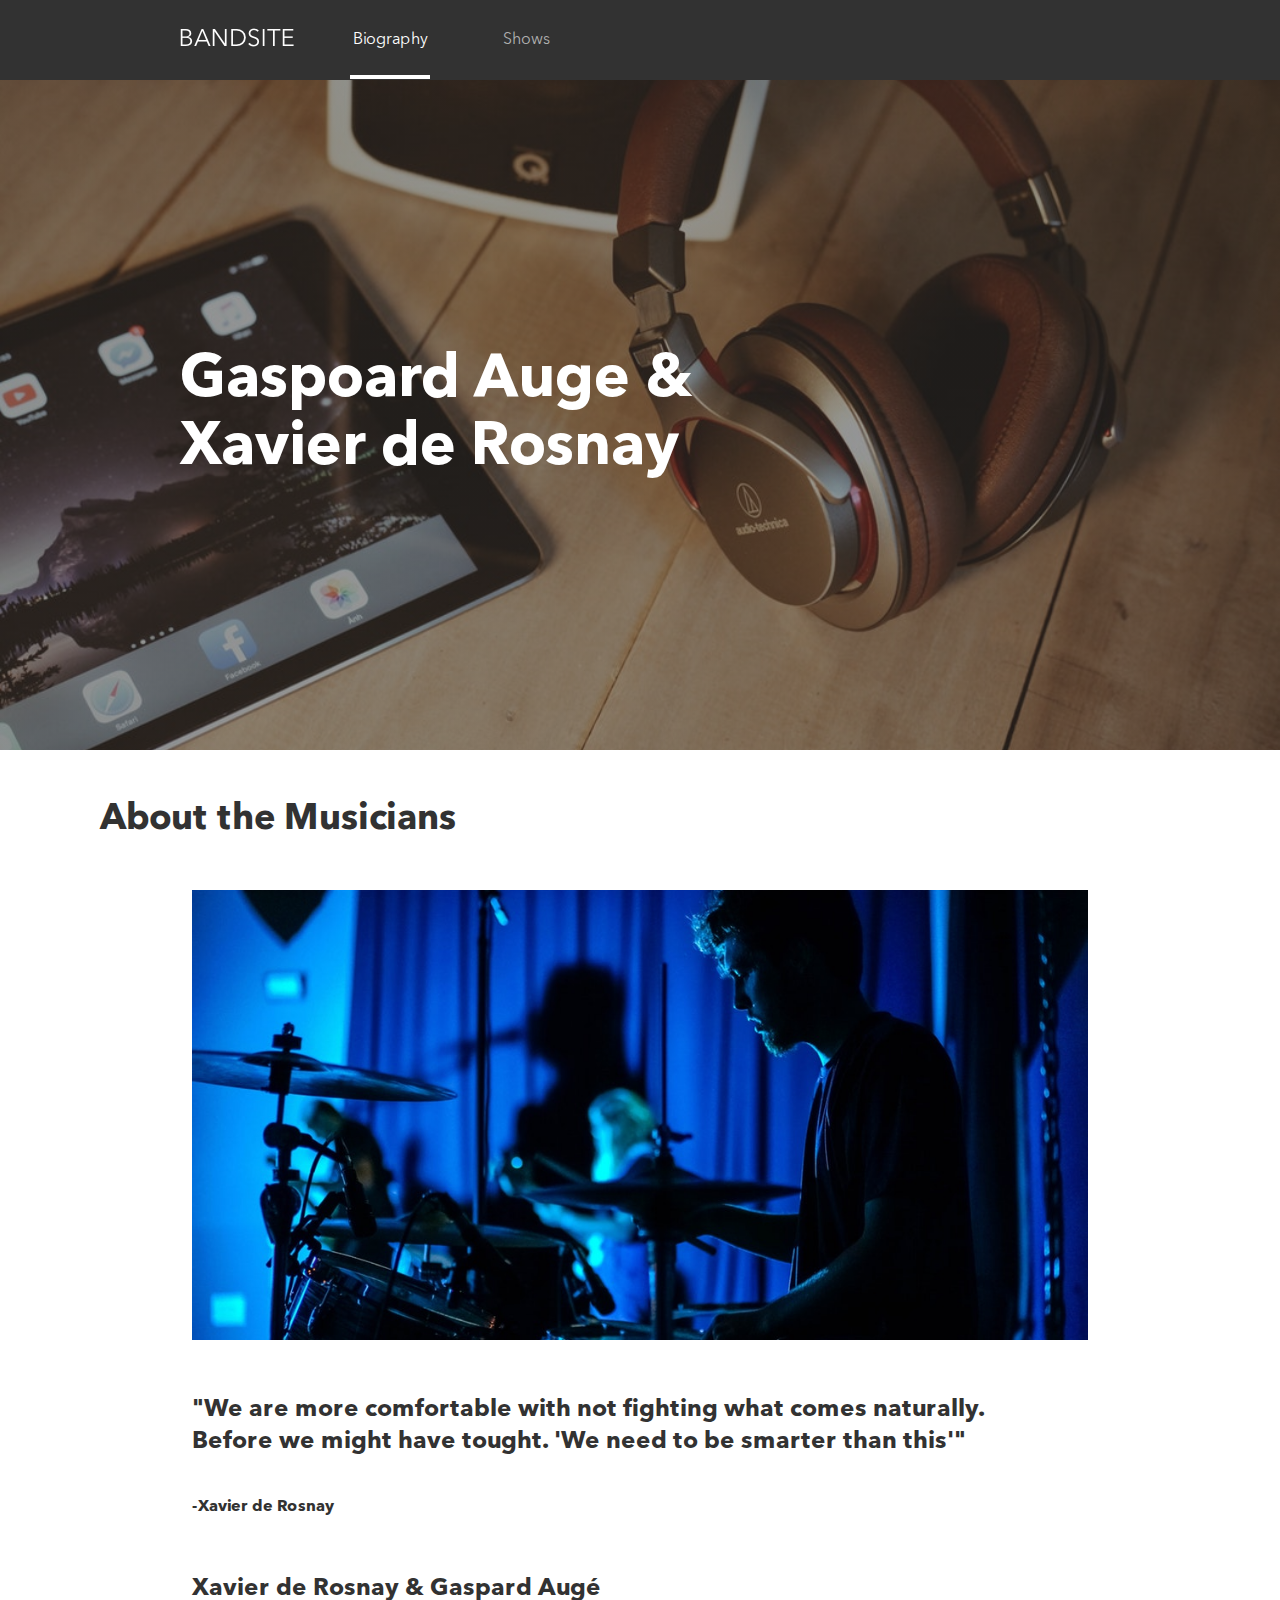
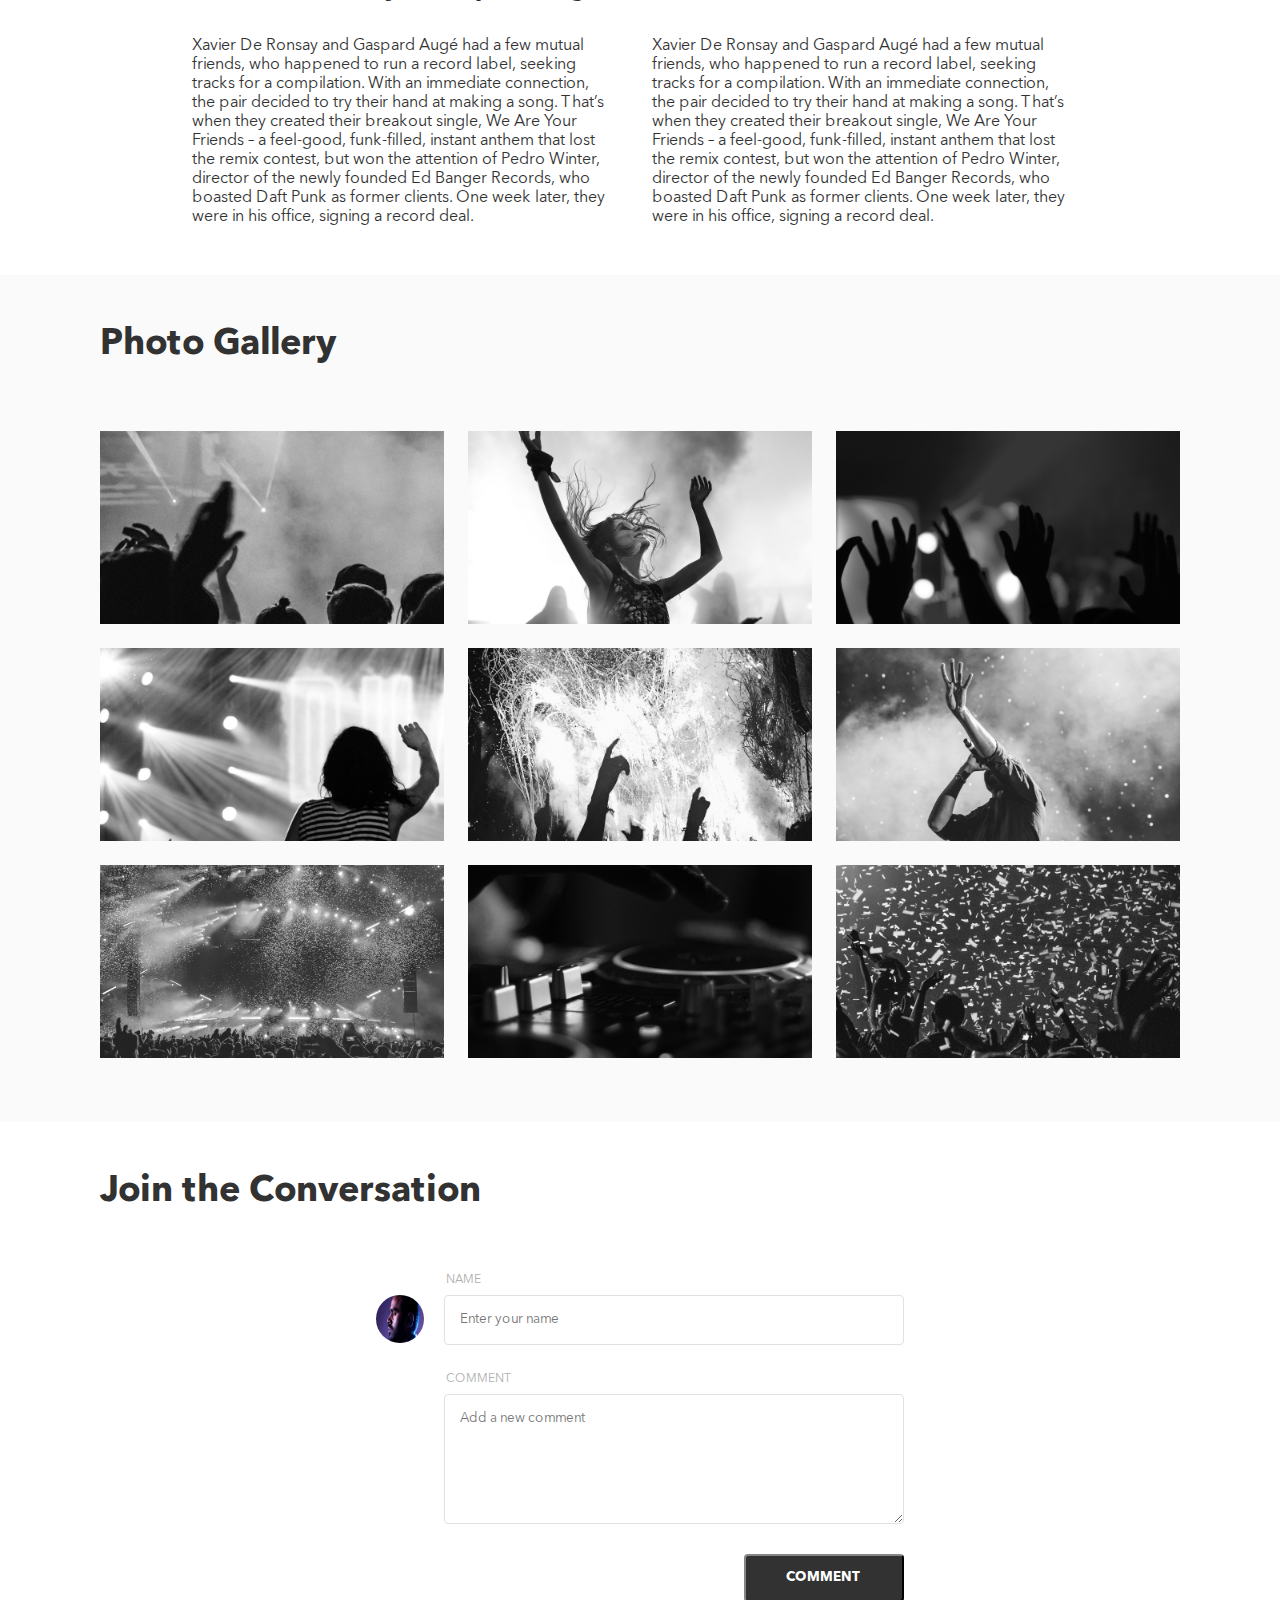
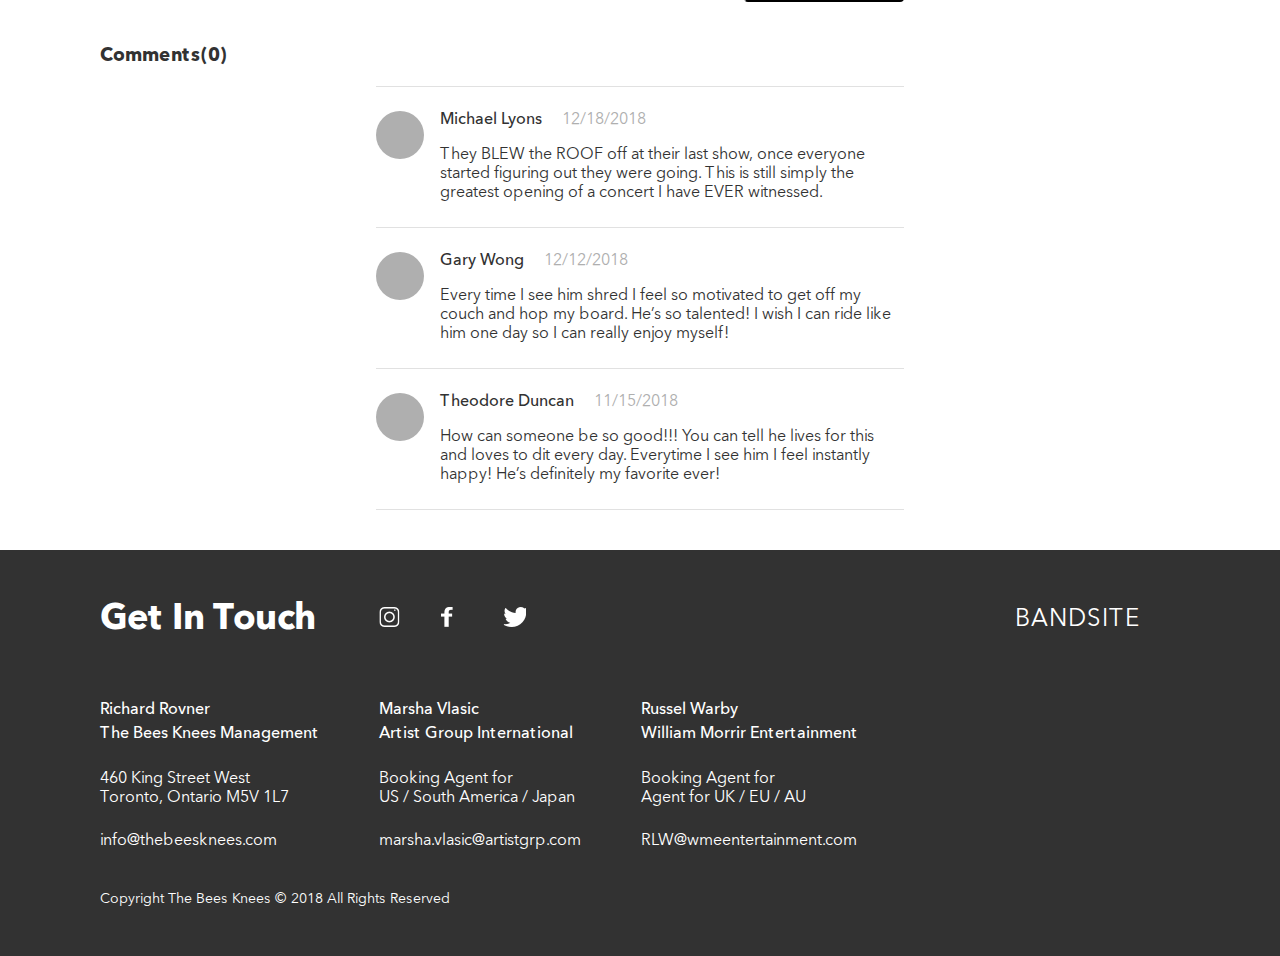
<file: index.html>
<!DOCTYPE html>
<html lang="en">

<head>
  <meta charset="UTF-8">
  <meta name="viewport" content="width=device-width, initial-scale=1.0">
  <meta http-equiv="X-UA-Compatible" content="ie=edge">
  <title>Band Site | Biography</title>
  <link rel="stylesheet" href="./assets/Global_Font/font-main/stylesheet.css">
  <link rel="stylesheet" href="css/styles.css">
</head>

<body>
  <header class="header">
    <div class="header__top">
      <a href="index.html" class="header__top--logo">
        <img src="./assets/Logo/Logo-bandsite.png" alt="The Band Site">
      </a>
      <nav>
        <ul class="header__top--navList">
          <li><a href="index.html" class="active">Biography</a></li>
          <li><a href="./web-pages/show.html">Shows</a></li>
        </ul>
      </nav>
    </div>
    <div class="header__bottom">
      <h1 class="header__bottom--heading">Gaspoard Auge & Xavier de Rosnay</h1>
    </div>
  </header>
  <section class="music">
    <div class="music__top">
      <h1 class="music__top--header1">About the Musicians</h1>
      <img src="./assets/Images/musician.jpg" alt="Musician" class="music__top--image">
      <h2 class="music__top--header2">
        "We are more comfortable with not fighting what comes naturally. Before we might have tought. 'We need to be
        smarter than this'"
      </h2>
      <p class="music__top--musician">-Xavier de Rosnay</p>
      <h2 class="music__top--bottomHeader2">Xavier de Rosnay & Gaspard Augé</h2>
    </div>
    <div class="music__bottom">
      <div class="music__bottom--left">
        <p>
          Xavier De Ronsay and Gaspard Augé had a few mutual friends,
          who happened to run a record label, seeking tracks for a
          compilation. With an immediate connection, the pair decided to
          try their hand at making a song. That’s when they created their
          breakout single, We Are Your Friends – a feel-good, funk-filled,
          instant anthem that lost the remix contest, but won the attention
          of Pedro Winter, director of the newly founded Ed Banger
          Records, who boasted Daft Punk as former clients. One week
          later, they were in his office, signing a record deal.
        </p>
      </div>
      <div class="music__bottom--right">
        <p>
          Xavier De Ronsay and Gaspard Augé had a few mutual friends,
          who happened to run a record label, seeking tracks for a
          compilation. With an immediate connection, the pair decided to
          try their hand at making a song. That’s when they created their
          breakout single, We Are Your Friends – a feel-good, funk-filled,
          instant anthem that lost the remix contest, but won the attention
          of Pedro Winter, director of the newly founded Ed Banger
          Records, who boasted Daft Punk as former clients. One week
          later, they were in his office, signing a record deal.
        </p>
      </div>
    </div>
  </section>
  <section class="photoGallery">
    <div class="photoGallery__box">
      <h1 class="photoGallery__box--header">Photo Gallery</h1>
      <div class="photoGallery__box--images">
        <figure>
          <img src="./assets/Images/Photo-gallery-1.jpg" alt="music-photo">
        </figure>
        <figure>
          <img src="./assets/Images/Photo-gallery-2.jpg" alt="music-photo">
        </figure>
        <figure>
          <img src="./assets/Images/Photo-gallery-3.jpg" alt="music-photo">
        </figure>
        <figure>
          <img src="./assets/Images/Photo-gallery-4.jpg" alt="music-photo">
        </figure>
        <figure>
          <img src="./assets/Images/Photo-gallery-5.jpg" alt="music-photo">
        </figure>
        <figure>
          <img src="./assets/Images/Photo-gallery-6.jpg" alt="music-photo">
        </figure>
        <figure>
          <img src="./assets/Images/Photo-gallery-7.jpg" alt="music-photo">
        </figure>
        <figure>
          <img src="./assets/Images/Photo-gallery-8.jpg" alt="music-photo">
        </figure>
        <figure>
          <img src="./assets/Images/Photo-gallery-9.jpg" alt="music-photo">
        </figure>
      </div>
    </div>
  </section>

  <section class="comment">
    <h1 class="comment__header">Join the Conversation</h1>
    <div class="comment__alert"></div>
    <form class="comment__form">
      <label for="name">NAME</label>
      <div class="comment__form--name">
        <img src="./assets/Images/Mohan-muruge.jpg" alt="Mohan-muruge">
        <input type="text" placeholder="Enter your name" id="name" name="name">
      </div>
      <label for="comment-field">COMMENT</label>
      <div class="comment__form--text">
        <textarea id="comment-field" cols="30" rows="10" placeholder="Add a new comment" name="comment-text"></textarea>
      </div>
      <button class="comment__form--btn">COMMENT</button>
    </form>
    <h3 class="comment__length">Comments(<span>0</span>)</h3>
    <div class="comment__mainContent">
      <div class="comment__content">
        <div class="comment__content--left">
          <span class="comment__content--imageSpan"></span>
        </div>
        <div class="comment__content--right">
          <span class="comment__content--name">Michael Lyons</span>
          <span class="comment__content--date">12/18/2018</span>
          <p class="comment__content--text">They BLEW the ROOF off at their last show, once everyone started
            figuring out they were going. This is still simply the greatest opening of a
            concert I have EVER witnessed.</p>
        </div>
      </div>
      <div class="comment__content">
        <div class="comment__content--left">
          <span class="comment__content--imageSpan"></span>
        </div>
        <div class="comment__content--right">
          <span class="comment__content--name">Gary Wong</span>
          <span class="comment__content--date">12/12/2018</span>
          <p class="comment__content--text">Every time I see him shred I feel so motivated to get off my couch and hop
            my
            board. He’s so talented! I wish I can ride like him one day so I can
            really enjoy myself!</p>
        </div>
      </div>
      <div class="comment__content">
        <div class="comment__content--left">
          <span class="comment__content--imageSpan"></span>
        </div>
        <div class="comment__content--right">
          <span class="comment__content--name">Theodore Duncan</span>
          <span class="comment__content--date">11/15/2018</span>
          <p class="comment__content--text">How can someone be so good!!! You can tell he lives for this and loves to
            dit
            every day. Everytime I see him I feel instantly happy! He’s definitely
            my favorite ever!</p>
        </div>
      </div>
    </div>
  </section>

  <footer>
    <div class="footer">
      <div class="footer__row1">
        <h1 class="footer__row1--header">Get In Touch</h1>
        <div class="footer__row1--icons">
          <i></i>
          <i></i>
          <i></i>
        </div>
        <div class="footer__row1--brand">Bandsite</div>
      </div>
      <div class="footer__row2">
        <div class="footer__row2--left">
          <h3>Richard Rovner</h3>
          <h3>The Bees Knees Management</h3>
          <p>460 King Street West</p>
          <p>Toronto, Ontario M5V 1L7</p>
          <a href="mailto: info@thebeesknees.com">info@thebeesknees.com</a>
        </div>
        <div class="footer__row2--middle">
          <h3>Marsha Vlasic</h3>
          <h3>Artist Group International</h3>
          <p>Booking Agent for</p>
          <p>US / South America / Japan</p>
          <a href="mailto: marsha.vlasic@artistgrp.com">marsha.vlasic@artistgrp.com</a>
        </div>
        <div class="footer__row2--right">
          <h3>Russel Warby</h3>
          <h3>William Morrir Entertainment</h3>
          <p>Booking Agent for</p>
          <p>Agent for UK / EU / AU</p>
          <a href="mailto: RLW@wmeentertainment.com">RLW@wmeentertainment.com</a>
        </div>
      </div>
      <div class="footer__row3">
        <p>Copyright The Bees Knees &copy; 2018 All Rights Reserved</p>
      </div>
    </div>
  </footer>
  <script src="./js/script.js"></script>
</body>

</html>
</file>
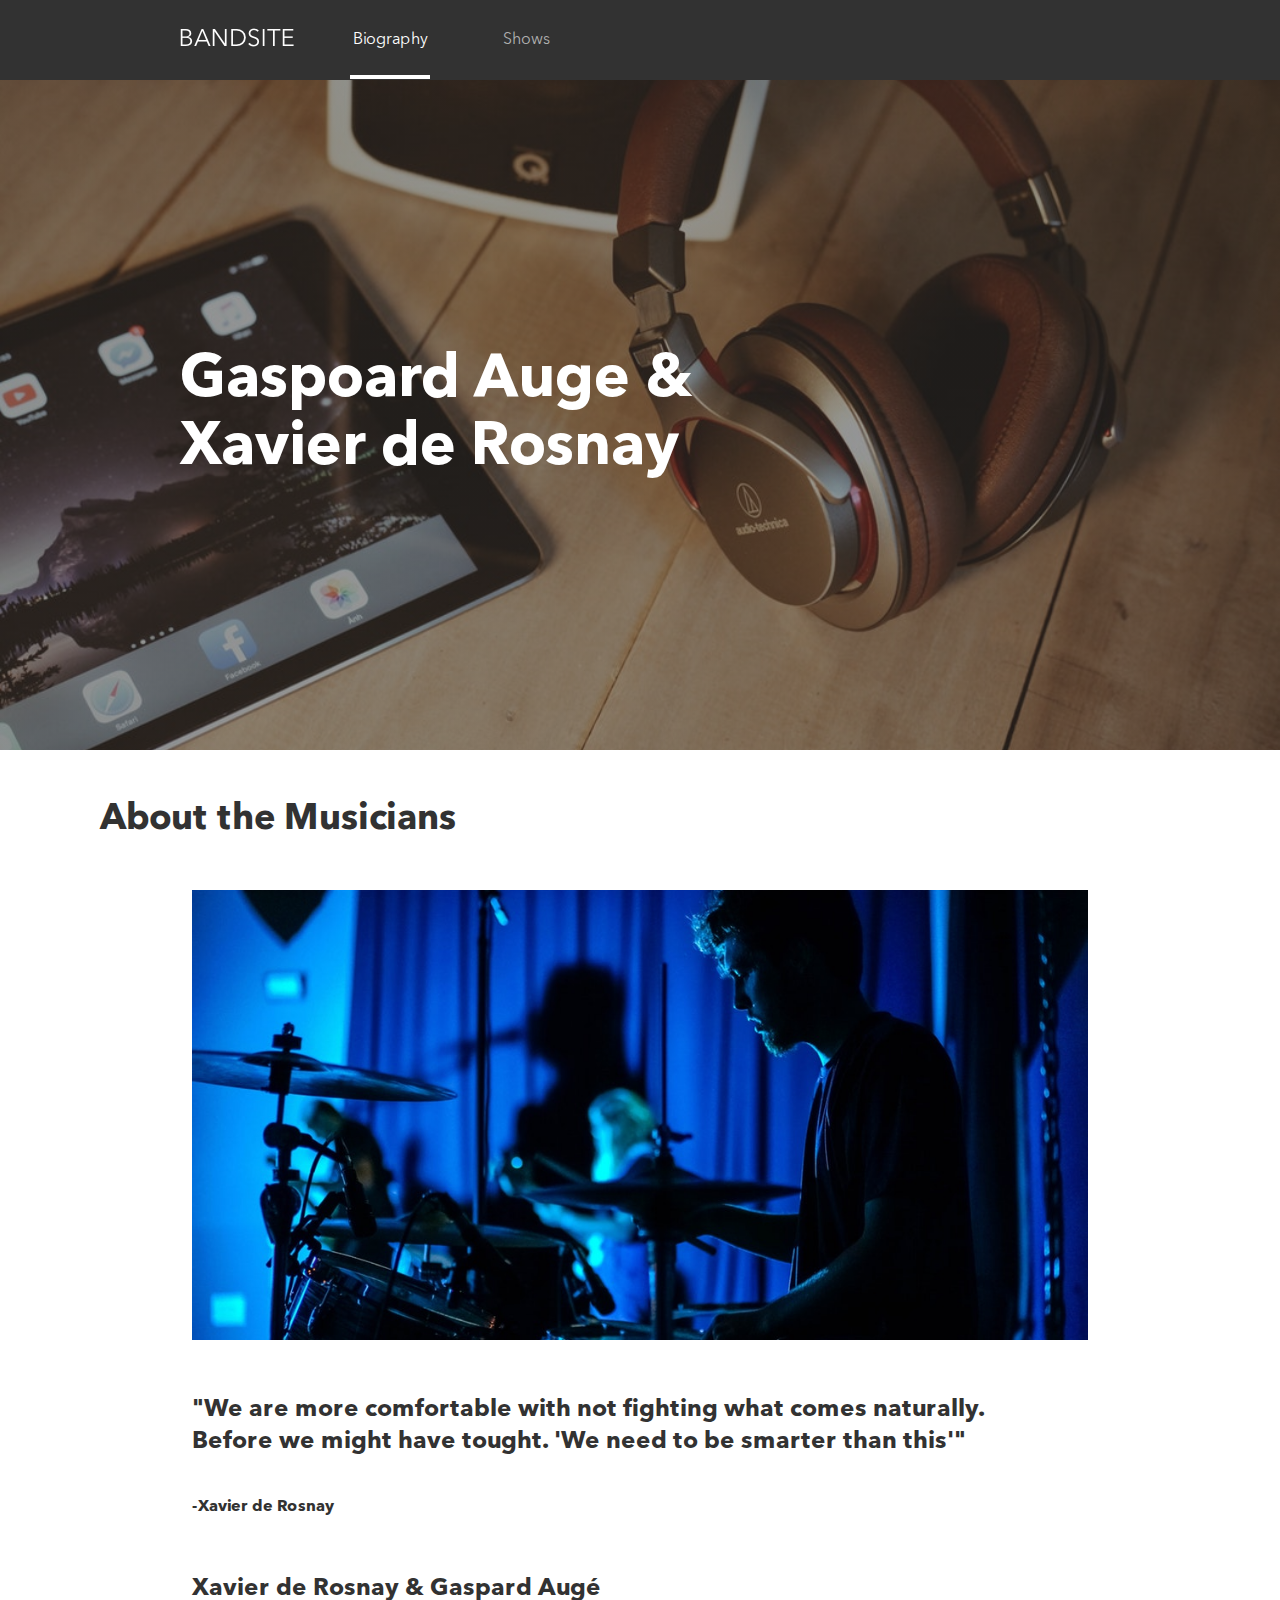
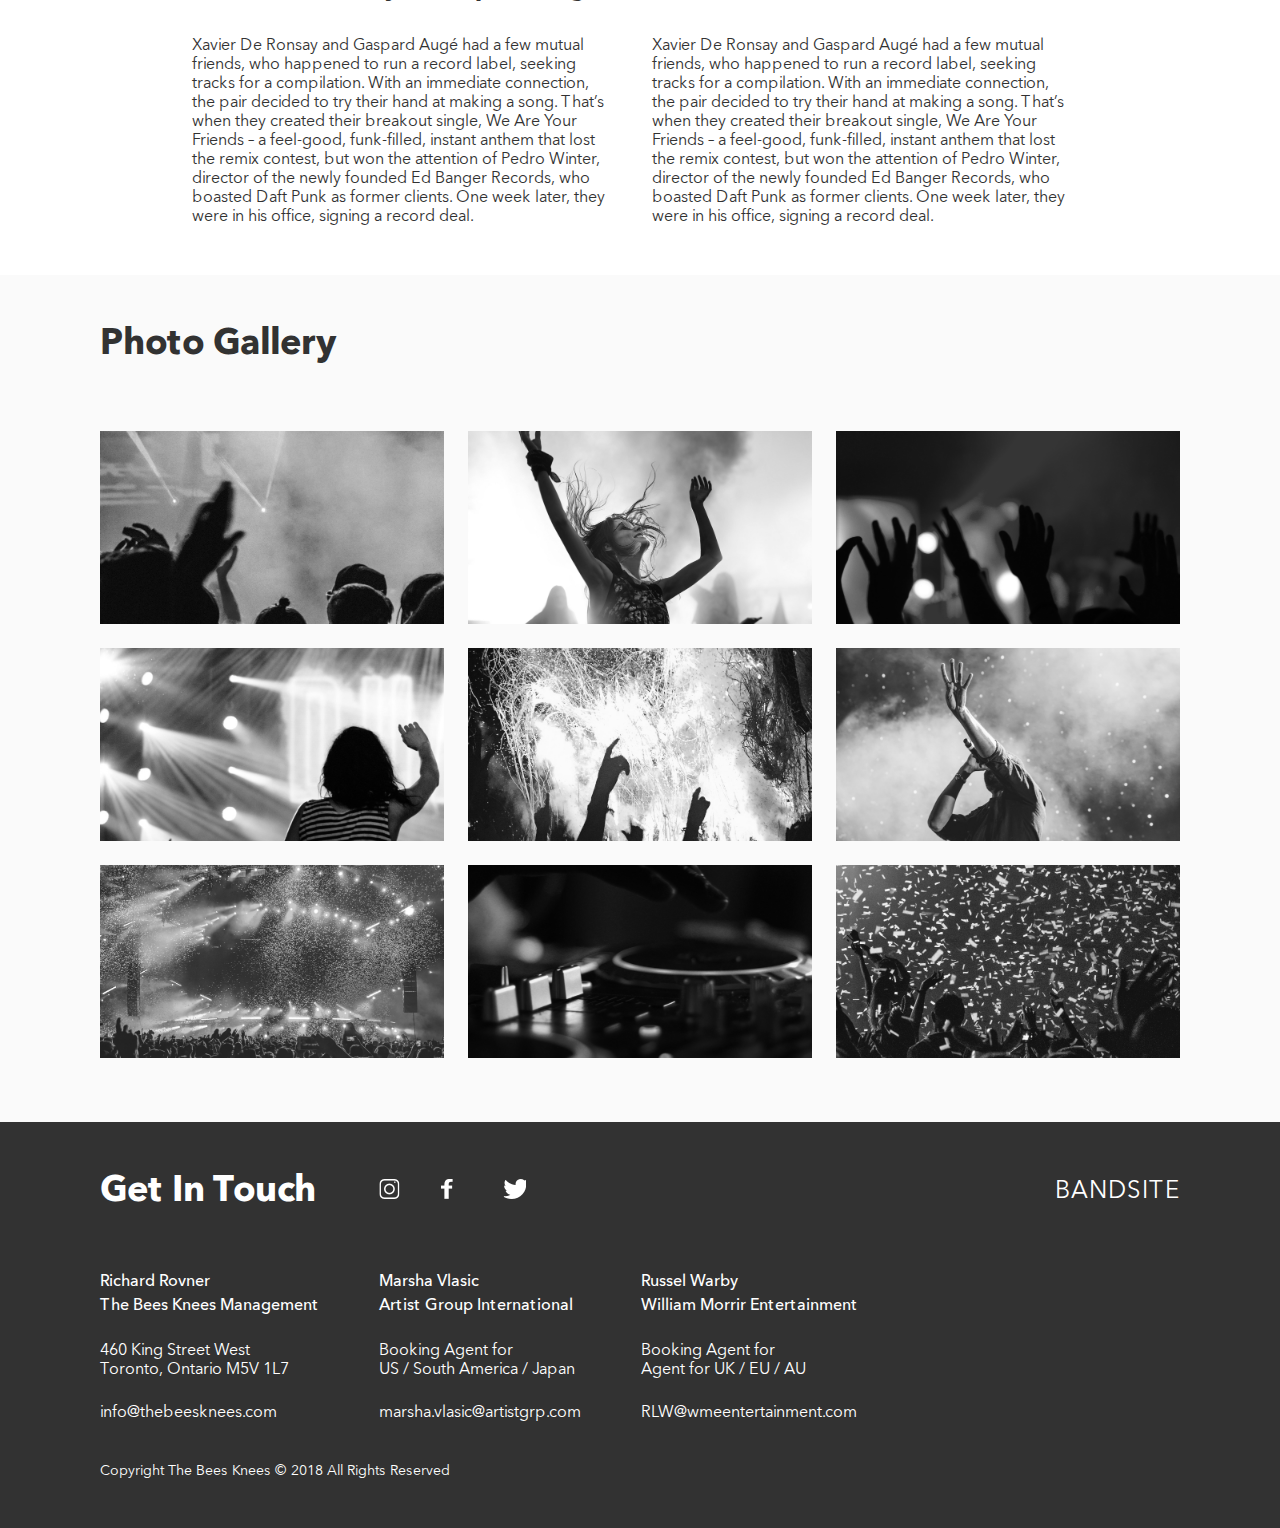
<file: bandSite-Sprint-I/index.html>
<!DOCTYPE html>
<html lang="en">

<head>
  <meta charset="UTF-8">
  <meta name="viewport" content="width=device-width, initial-scale=1.0">
  <meta http-equiv="X-UA-Compatible" content="ie=edge">
  <title>The Band Site</title>
  <link rel="stylesheet" href="./assets/Global_Font/font-main/stylesheet.css">
  <link rel="stylesheet" href="css/styles.css">
</head>

<body>
  <header class="header">
    <div class="header__top">
      <a href="index.html" class="header__top--logo">
        <img src="./assets/Logo/Logo-bandsite.png" alt="The Band Site">
      </a>
      <nav>
        <ul class="header__top--navList">
          <li><a href="#" class="active">Biography</a></li>
          <li><a href="#">Shows</a></li>
        </ul>
      </nav>
    </div>
    <div class="header__bottom">
      <h1 class="header__bottom--heading">Gaspoard Auge & Xavier de Rosnay</h1>
    </div>
  </header>
  <section class="music">
    <div class="music__top">
      <h1 class="music__top--header1">About the Musicians</h1>
      <img src="./assets/Images/musician.jpg" alt="Musician" class="music__top--image">
      <h2 class="music__top--header2">
        "We are more comfortable with not fighting what comes naturally. Before we might have tought. 'We need to be
        smarter than this'"
      </h2>
      <p class="music__top--musician">-Xavier de Rosnay</p>
      <h2 class="music__top--bottomHeader2">Xavier de Rosnay & Gaspard Augé</h2>
    </div>
    <div class="music__bottom">
      <div class="music__bottom--left">
        <p>
          Xavier De Ronsay and Gaspard Augé had a few mutual friends,
          who happened to run a record label, seeking tracks for a
          compilation. With an immediate connection, the pair decided to
          try their hand at making a song. That’s when they created their
          breakout single, We Are Your Friends – a feel-good, funk-filled,
          instant anthem that lost the remix contest, but won the attention
          of Pedro Winter, director of the newly founded Ed Banger
          Records, who boasted Daft Punk as former clients. One week
          later, they were in his office, signing a record deal.
        </p>
      </div>
      <div class="music__bottom--right">
        <p>
          Xavier De Ronsay and Gaspard Augé had a few mutual friends,
          who happened to run a record label, seeking tracks for a
          compilation. With an immediate connection, the pair decided to
          try their hand at making a song. That’s when they created their
          breakout single, We Are Your Friends – a feel-good, funk-filled,
          instant anthem that lost the remix contest, but won the attention
          of Pedro Winter, director of the newly founded Ed Banger
          Records, who boasted Daft Punk as former clients. One week
          later, they were in his office, signing a record deal.
        </p>
      </div>
    </div>
  </section>
  <section class="photoGallery">
    <div class="photoGallery__box">
      <h1 class="photoGallery__box--header">Photo Gallery</h1>
      <div class="photoGallery__box--images">
        <figure>
          <img src="./assets/Images/Photo-gallery-1.jpg" alt="music-photo">
        </figure>
        <figure>
          <img src="./assets/Images/Photo-gallery-2.jpg" alt="music-photo">
        </figure>
        <figure>
          <img src="./assets/Images/Photo-gallery-3.jpg" alt="music-photo">
        </figure>
        <figure>
          <img src="./assets/Images/Photo-gallery-4.jpg" alt="music-photo">
        </figure>
        <figure>
          <img src="./assets/Images/Photo-gallery-5.jpg" alt="music-photo">
        </figure>
        <figure>
          <img src="./assets/Images/Photo-gallery-6.jpg" alt="music-photo">
        </figure>
        <figure>
          <img src="./assets/Images/Photo-gallery-7.jpg" alt="music-photo">
        </figure>
        <figure>
          <img src="./assets/Images/Photo-gallery-8.jpg" alt="music-photo">
        </figure>
        <figure>
          <img src="./assets/Images/Photo-gallery-9.jpg" alt="music-photo">
        </figure>
      </div>
    </div>
  </section>
  <footer>
    <div class="footer">
      <div class="footer__row1">
        <h1 class="footer__row1--header">Get In Touch</h1>
        <div class="footer__row1--icons">
          <i></i>
          <i></i>
          <i></i>
        </div>
        <div class="footer__row1--brand">Bandsite</div>
      </div>
      <div class="footer__row2">
        <div class="footer__row2--left">
          <h3>Richard Rovner</h3>
          <h3>The Bees Knees Management</h3>
          <p>460 King Street West</p>
          <p>Toronto, Ontario M5V 1L7</p>
          <a href="mailto: info@thebeesknees.com">info@thebeesknees.com</a>
        </div>
        <div class="footer__row2--middle">
          <h3>Marsha Vlasic</h3>
          <h3>Artist Group International</h3>
          <p>Booking Agent for</p>
          <p>US / South America / Japan</p>
          <a href="mailto: marsha.vlasic@artistgrp.com">marsha.vlasic@artistgrp.com</a>
        </div>
        <div class="footer__row2--right">
          <h3>Russel Warby</h3>
          <h3>William Morrir Entertainment</h3>
          <p>Booking Agent for</p>
          <p>Agent for UK / EU / AU</p>
          <a href="mailto: RLW@wmeentertainment.com">RLW@wmeentertainment.com</a>
        </div>
      </div>
      <div class="footer__row3">
        <p>Copyright The Bees Knees &copy; 2018 All Rights Reserved</p>
      </div>
    </div>
  </footer>
</body>

</html>
</file>
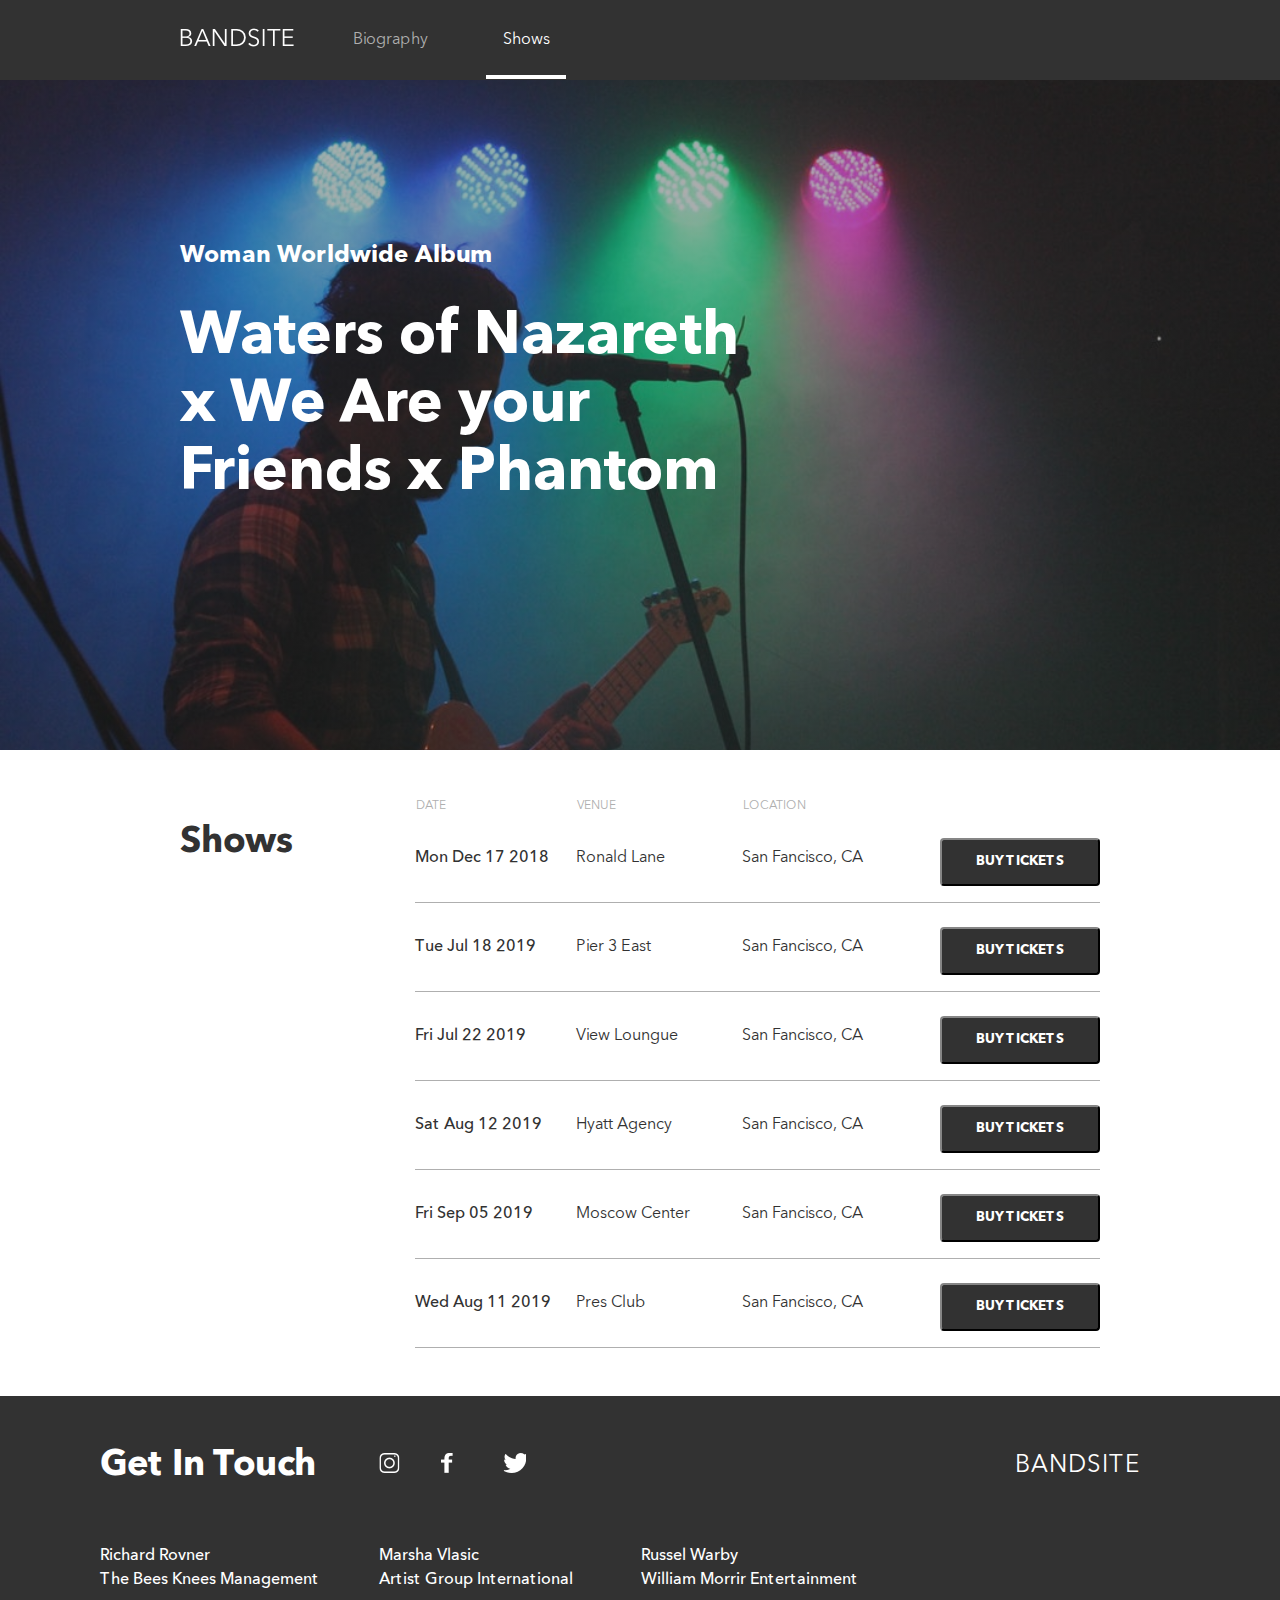
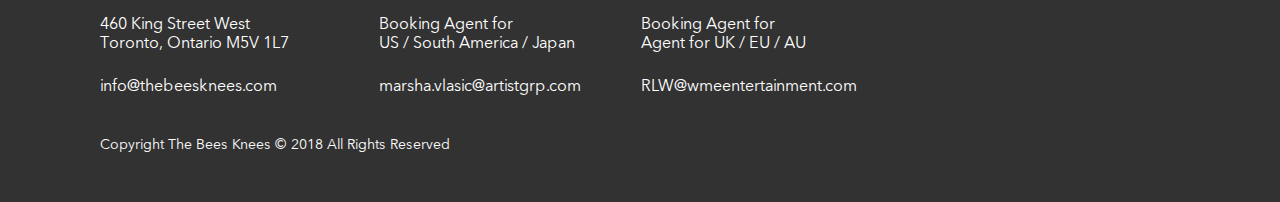
<file: web-pages/show.html>
<!DOCTYPE html>
<html lang="en">

<head>
  <meta charset="UTF-8">
  <meta name="viewport" content="width=device-width, initial-scale=1.0">
  <meta http-equiv="X-UA-Compatible" content="ie=edge">
  <title>Band Site | Shows</title>
  <link rel="stylesheet" href="../assets/Global_Font/font-main/stylesheet.css">
  <link rel="stylesheet" href="../css/styles.css">
</head>

<body>
  <header class="header">
    <div class="header__top">
      <a href="../index.html" class="header__top--logo">
        <img src="../assets/Logo/Logo-bandsite.png" alt="The Band Site">
      </a>
      <nav>
        <ul class="header__top--navList">
          <li><a href="../index.html">Biography</a></li>
          <li><a href="./show.html" class="active">Shows</a></li>
        </ul>
      </nav>
    </div>

    <div class="header__bottom-show">
      <iframe class="header__bottom-show--iframe" width="100%" height="166" scrolling="no" frameborder="no" src="https://w.soundcloud.com/player/?url=https%3A//api.soundcloud.com/tracks/34019569&amp;color=0066cc"></iframe>
      <p class="header__bottom-show--text">Woman Worldwide Album</p>
      <h1 class="header__bottom-show--heading">Waters of Nazareth x We Are your Friends x Phantom</h1>
    </div>
  </header>

  <section class="show">
    <div class="show__left">
      <h1 class="show__left--header">Shows</h1>
    </div>
    <div class="show__right">
      <table class="show__right--table">
        <thead>
          <tr>
            <th class="show__right--header">DATE</th>
            <th class="show__right--header">VENUE</th>
            <th class="show__right--header">LOCATION</th>
            <th class="show__right--header"></th>
          </tr>
        </thead>
        <tbody>
          <tr>
            <th class="show__right--mobile-th">DATE</th>
            <td class="show__right--date">Mon Dec 17 2018</td>
            <th class="show__right--mobile-th">VENUE</th>
            <td>Ronald Lane</td>
            <th class="show__right--mobile-th">LOCATION</th>
            <td>San Fancisco, CA</td>
            <td><button class="show__right--btn">BUY TICKETS</button></td>
          </tr>

          <tr>
            <th class="show__right--mobile-th">DATE</th>
            <td class="show__right--date">Tue Jul 18 2019</td>
            <th class="show__right--mobile-th">VENUE</th>
            <td>Pier 3 East</td>
            <th class="show__right--mobile-th">LOCATION</th>
            <td>San Fancisco, CA</td>
            <td><button class="show__right--btn">BUY TICKETS</button></td>
          </tr>

          <tr>
            <th class="show__right--mobile-th">DATE</th>
            <td class="show__right--date">Fri Jul 22 2019</td>
            <th class="show__right--mobile-th">VENUE</th>
            <td>View Loungue</td>
            <th class="show__right--mobile-th">LOCATION</th>
            <td>San Fancisco, CA</td>
            <td><button class="show__right--btn">BUY TICKETS</button></td>
          </tr>

          <tr>
            <th class="show__right--mobile-th">DATE</th>
            <td class="show__right--date">Sat Aug 12 2019</td>
            <th class="show__right--mobile-th">VENUE</th>
            <td>Hyatt Agency</td>
            <th class="show__right--mobile-th">LOCATION</th>
            <td>San Fancisco, CA</td>
            <td><button class="show__right--btn">BUY TICKETS</button></td>
          </tr>

          <tr>
            <th class="show__right--mobile-th">DATE</th>
            <td class="show__right--date">Fri Sep 05 2019</td>
            <th class="show__right--mobile-th">VENUE</th>
            <td>Moscow Center</td>
            <th class="show__right--mobile-th">LOCATION</th>
            <td>San Fancisco, CA</td>
            <td><button class="show__right--btn">BUY TICKETS</button></td>
          </tr>

          <tr>
            <th class="show__right--mobile-th">DATE</th>
            <td class="show__right--date">Wed Aug 11 2019</td>
            <th class="show__right--mobile-th">VENUE</th>
            <td>Pres Club</td>
            <th class="show__right--mobile-th">LOCATION</th>
            <td>San Fancisco, CA</td>
            <td><button class="show__right--btn">BUY TICKETS</button></td>
          </tr>
        </tbody>
      </table>
    </div>
  </section>








  <footer>
    <div class="footer">
      <div class="footer__row1">
        <h1 class="footer__row1--header">Get In Touch</h1>
        <div class="footer__row1--icons">
          <i></i>
          <i></i>
          <i></i>
        </div>
        <div class="footer__row1--brand">Bandsite</div>
      </div>
      <div class="footer__row2">
        <div class="footer__row2--left">
          <h3>Richard Rovner</h3>
          <h3>The Bees Knees Management</h3>
          <p>460 King Street West</p>
          <p>Toronto, Ontario M5V 1L7</p>
          <a href="mailto: info@thebeesknees.com">info@thebeesknees.com</a>
        </div>
        <div class="footer__row2--middle">
          <h3>Marsha Vlasic</h3>
          <h3>Artist Group International</h3>
          <p>Booking Agent for</p>
          <p>US / South America / Japan</p>
          <a href="mailto: marsha.vlasic@artistgrp.com">marsha.vlasic@artistgrp.com</a>
        </div>
        <div class="footer__row2--right">
          <h3>Russel Warby</h3>
          <h3>William Morrir Entertainment</h3>
          <p>Booking Agent for</p>
          <p>Agent for UK / EU / AU</p>
          <a href="mailto: RLW@wmeentertainment.com">RLW@wmeentertainment.com</a>
        </div>
      </div>
      <div class="footer__row3">
        <p>Copyright The Bees Knees &copy; 2018 All Rights Reserved</p>
      </div>
    </div>
  </footer>
</body>

</html>
</file>
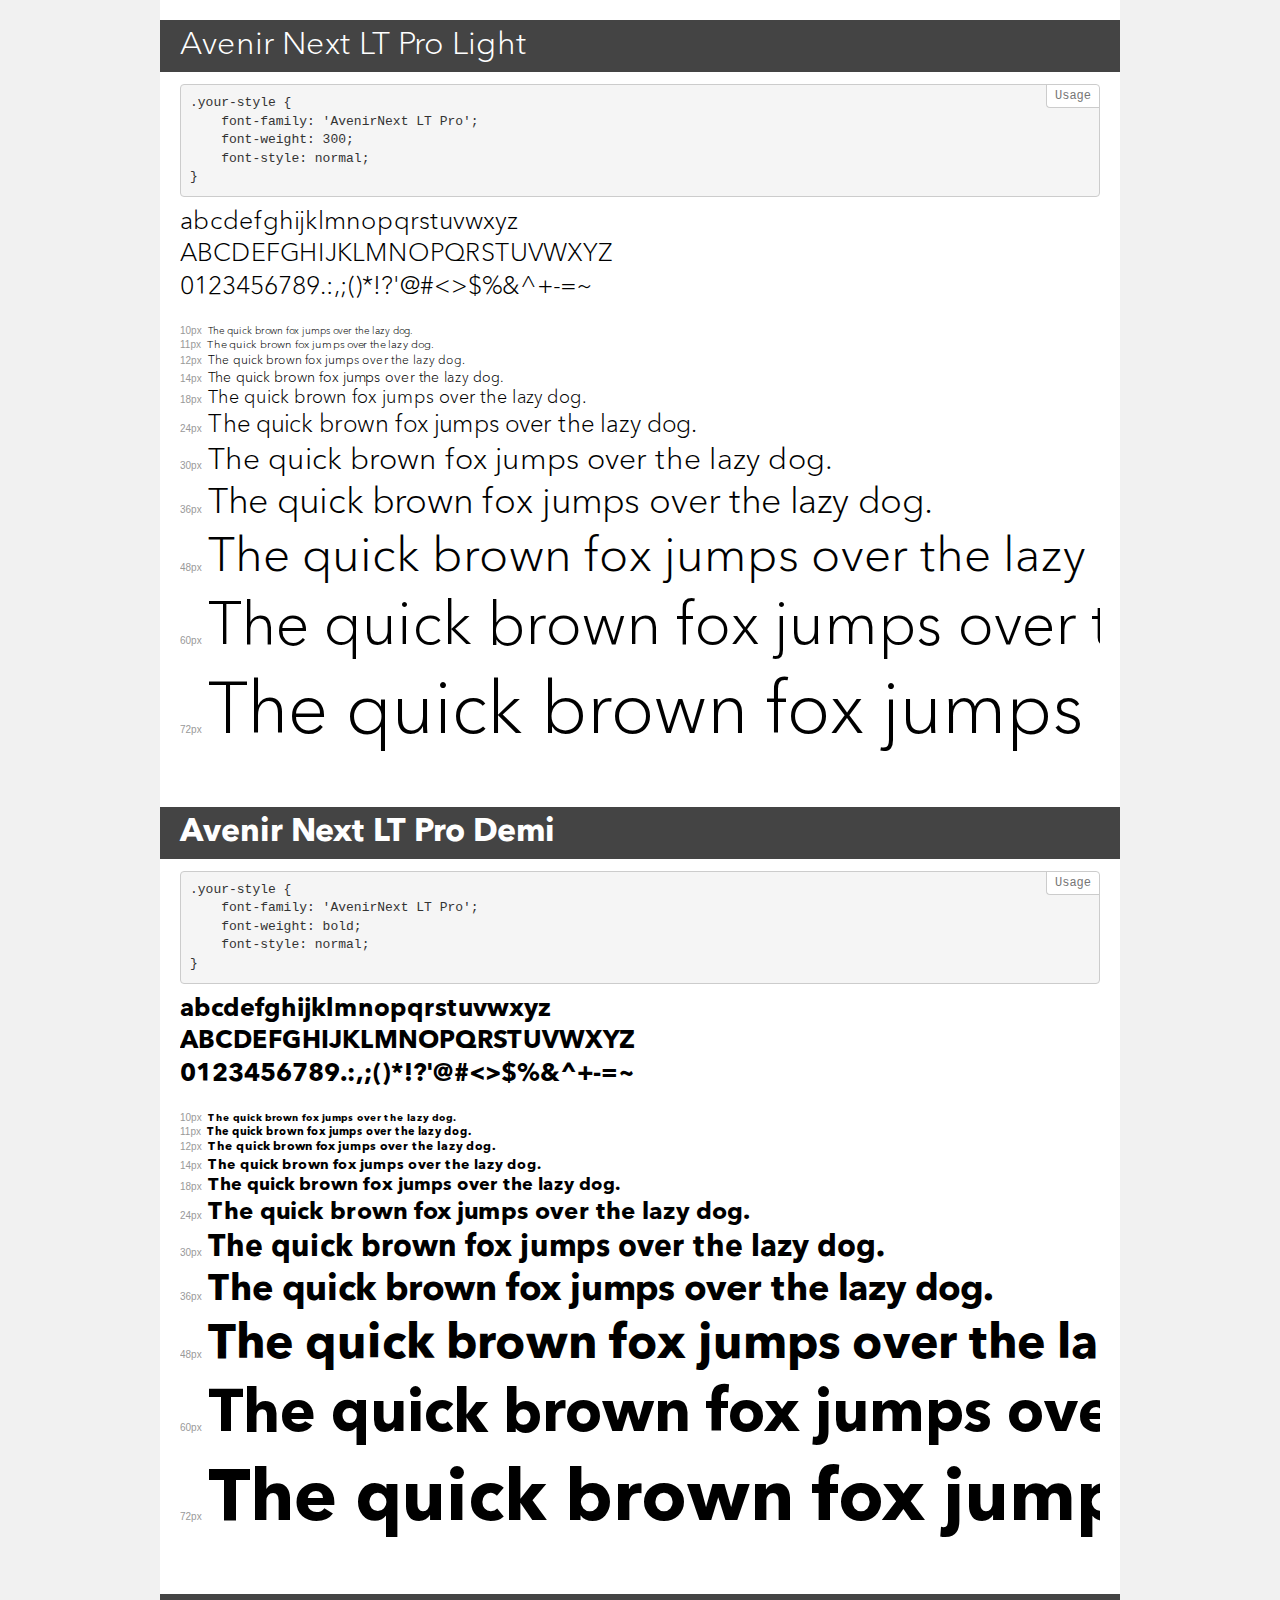
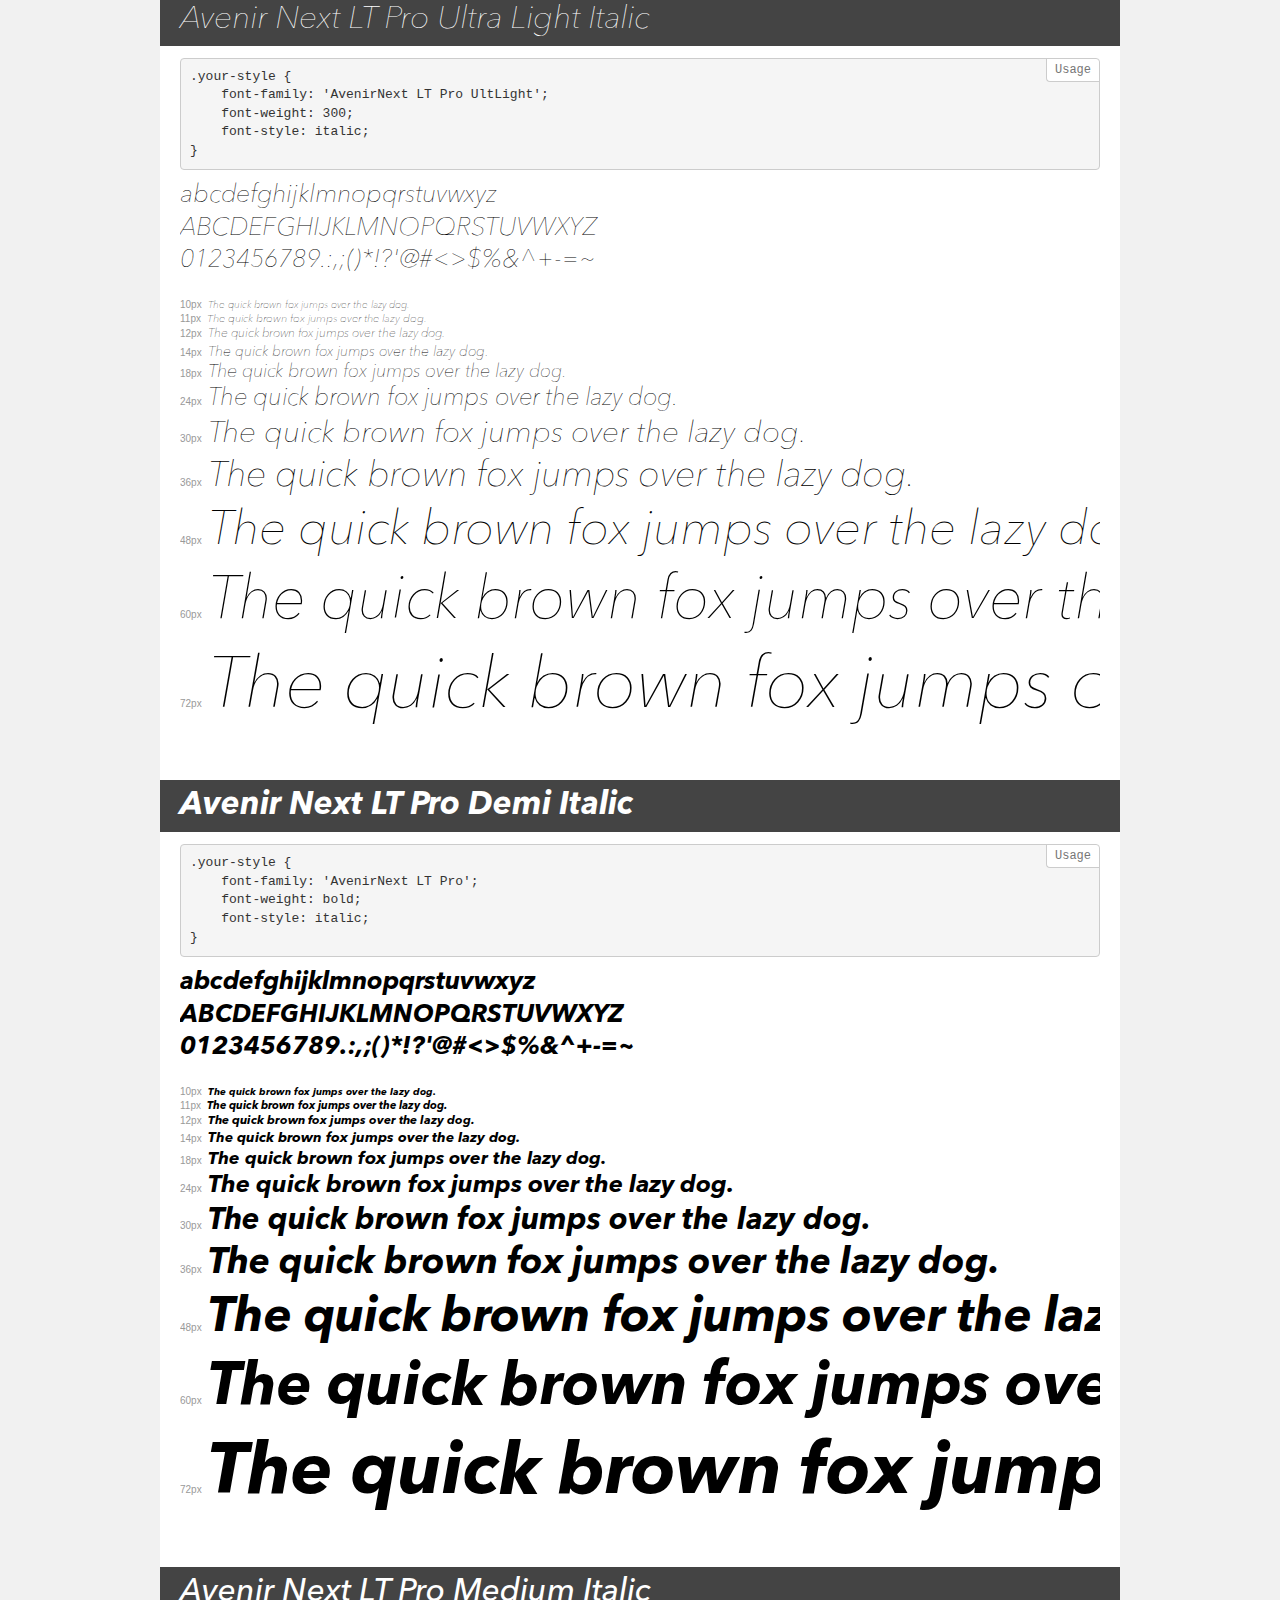
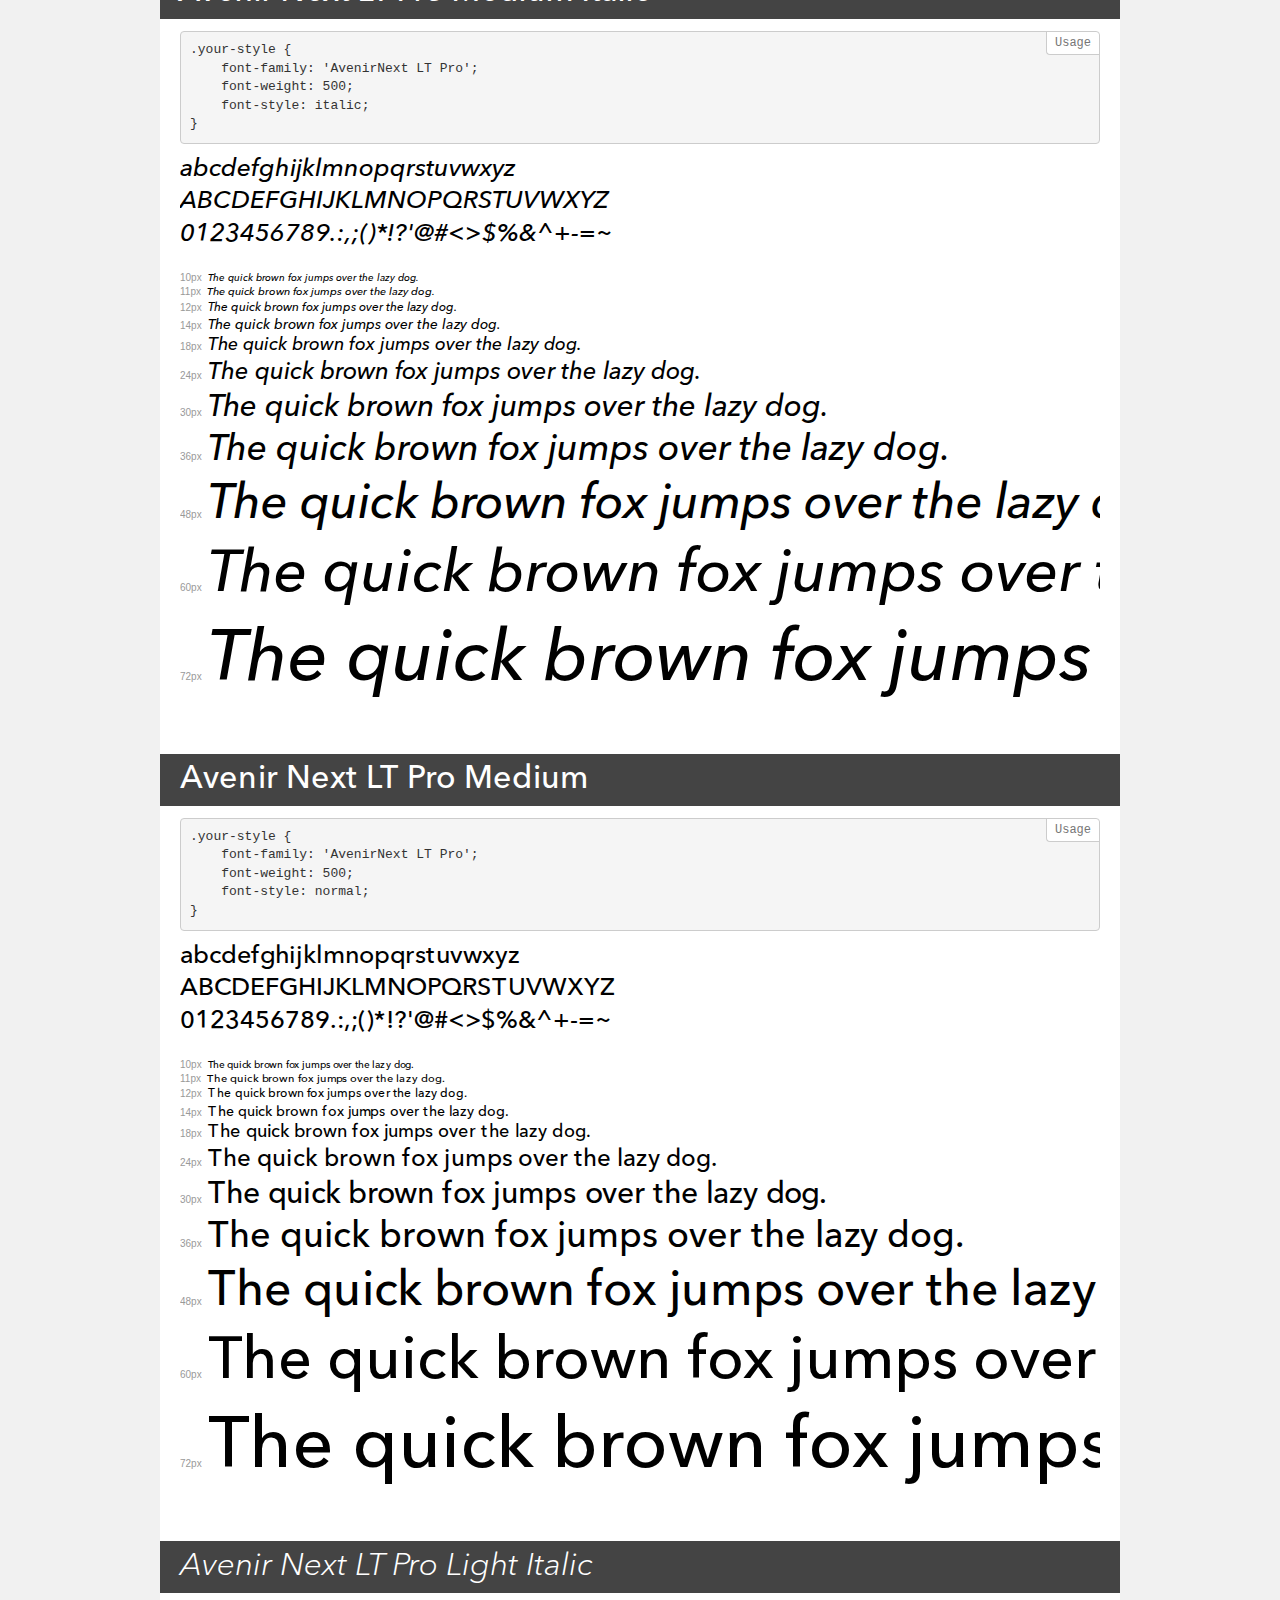
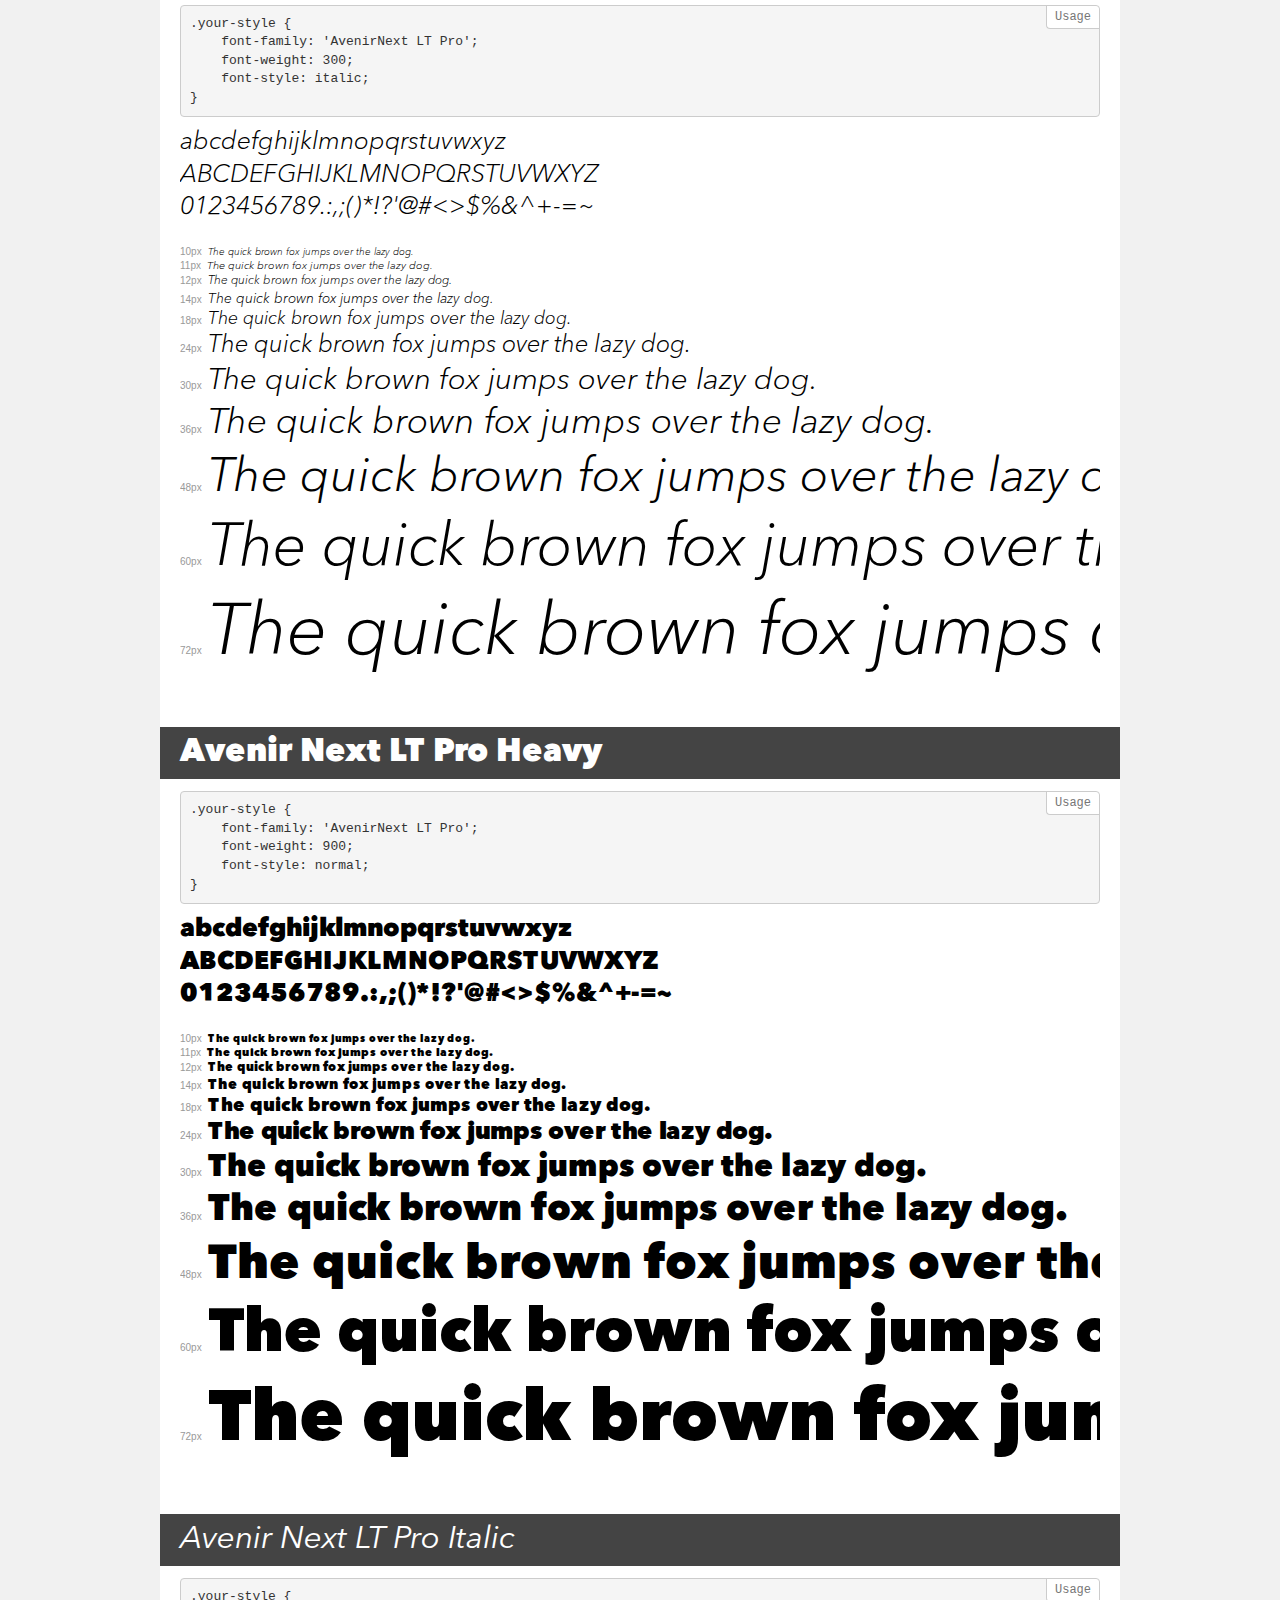
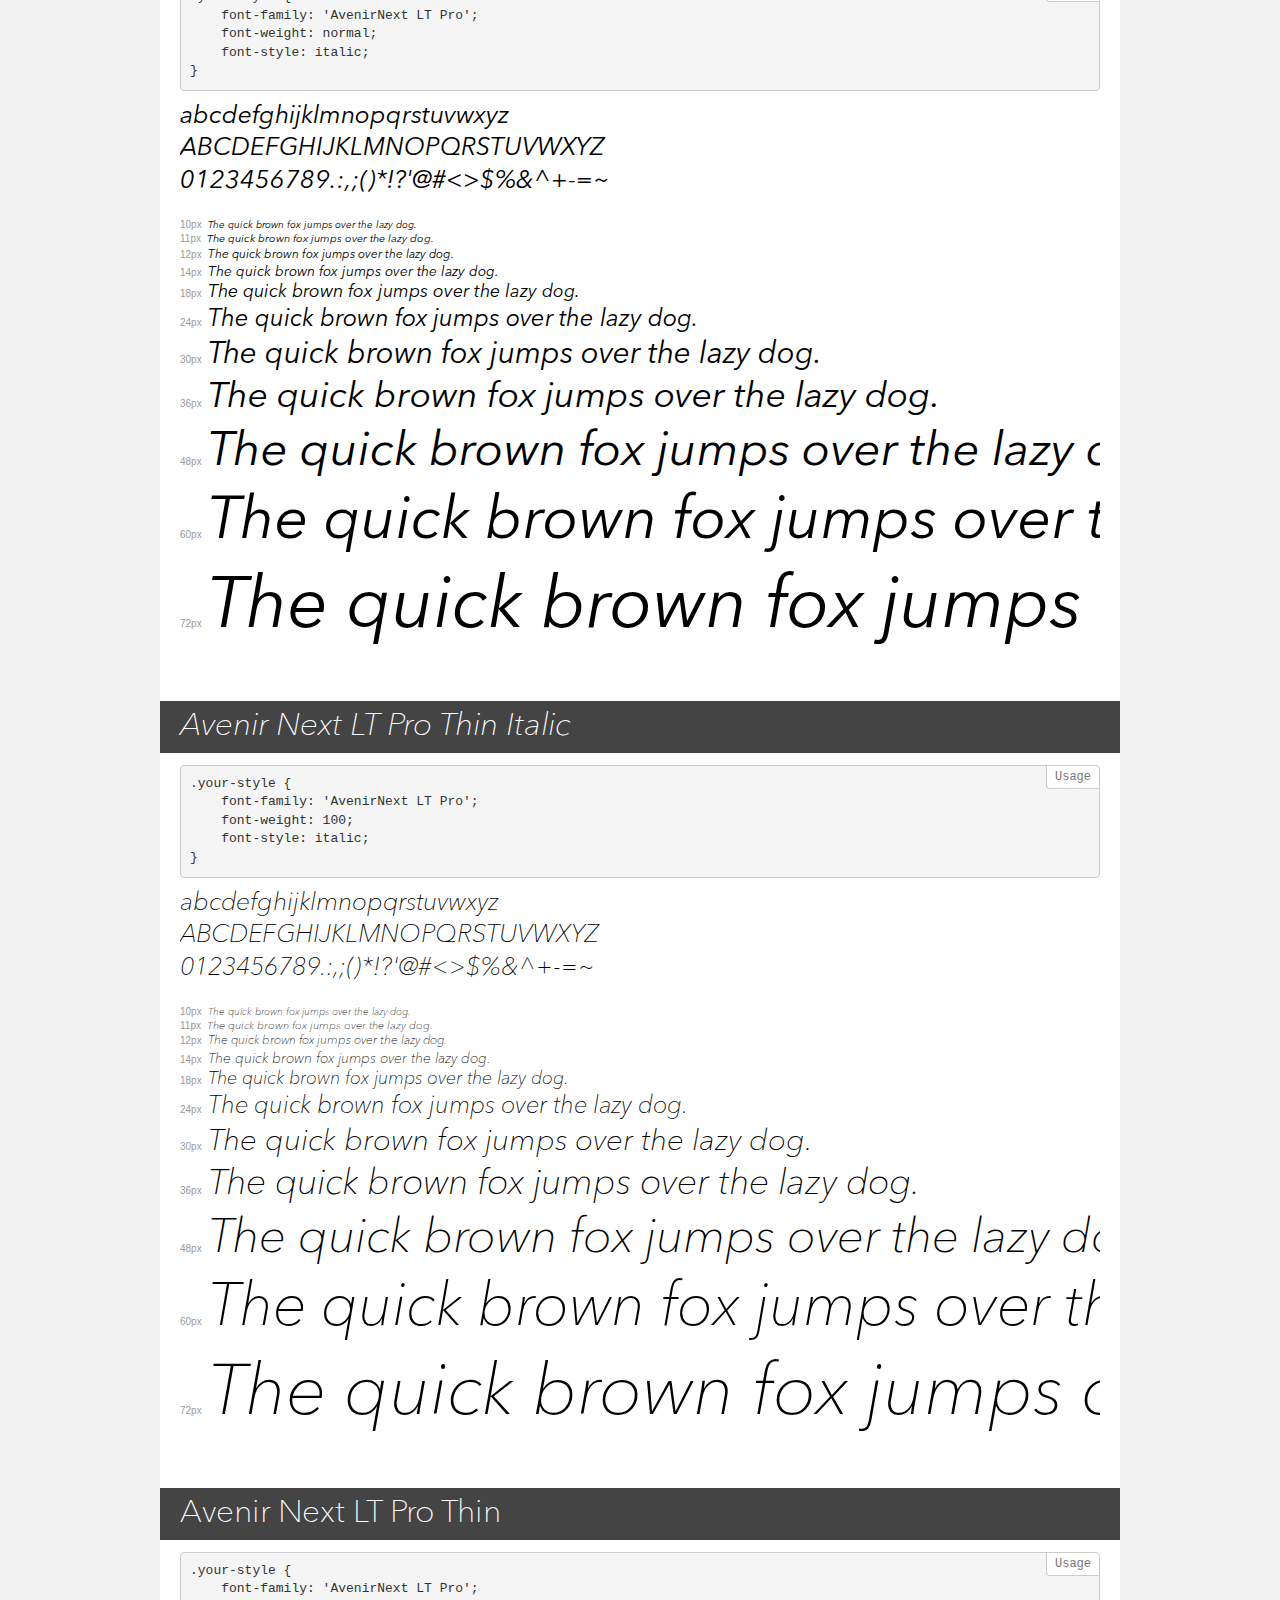
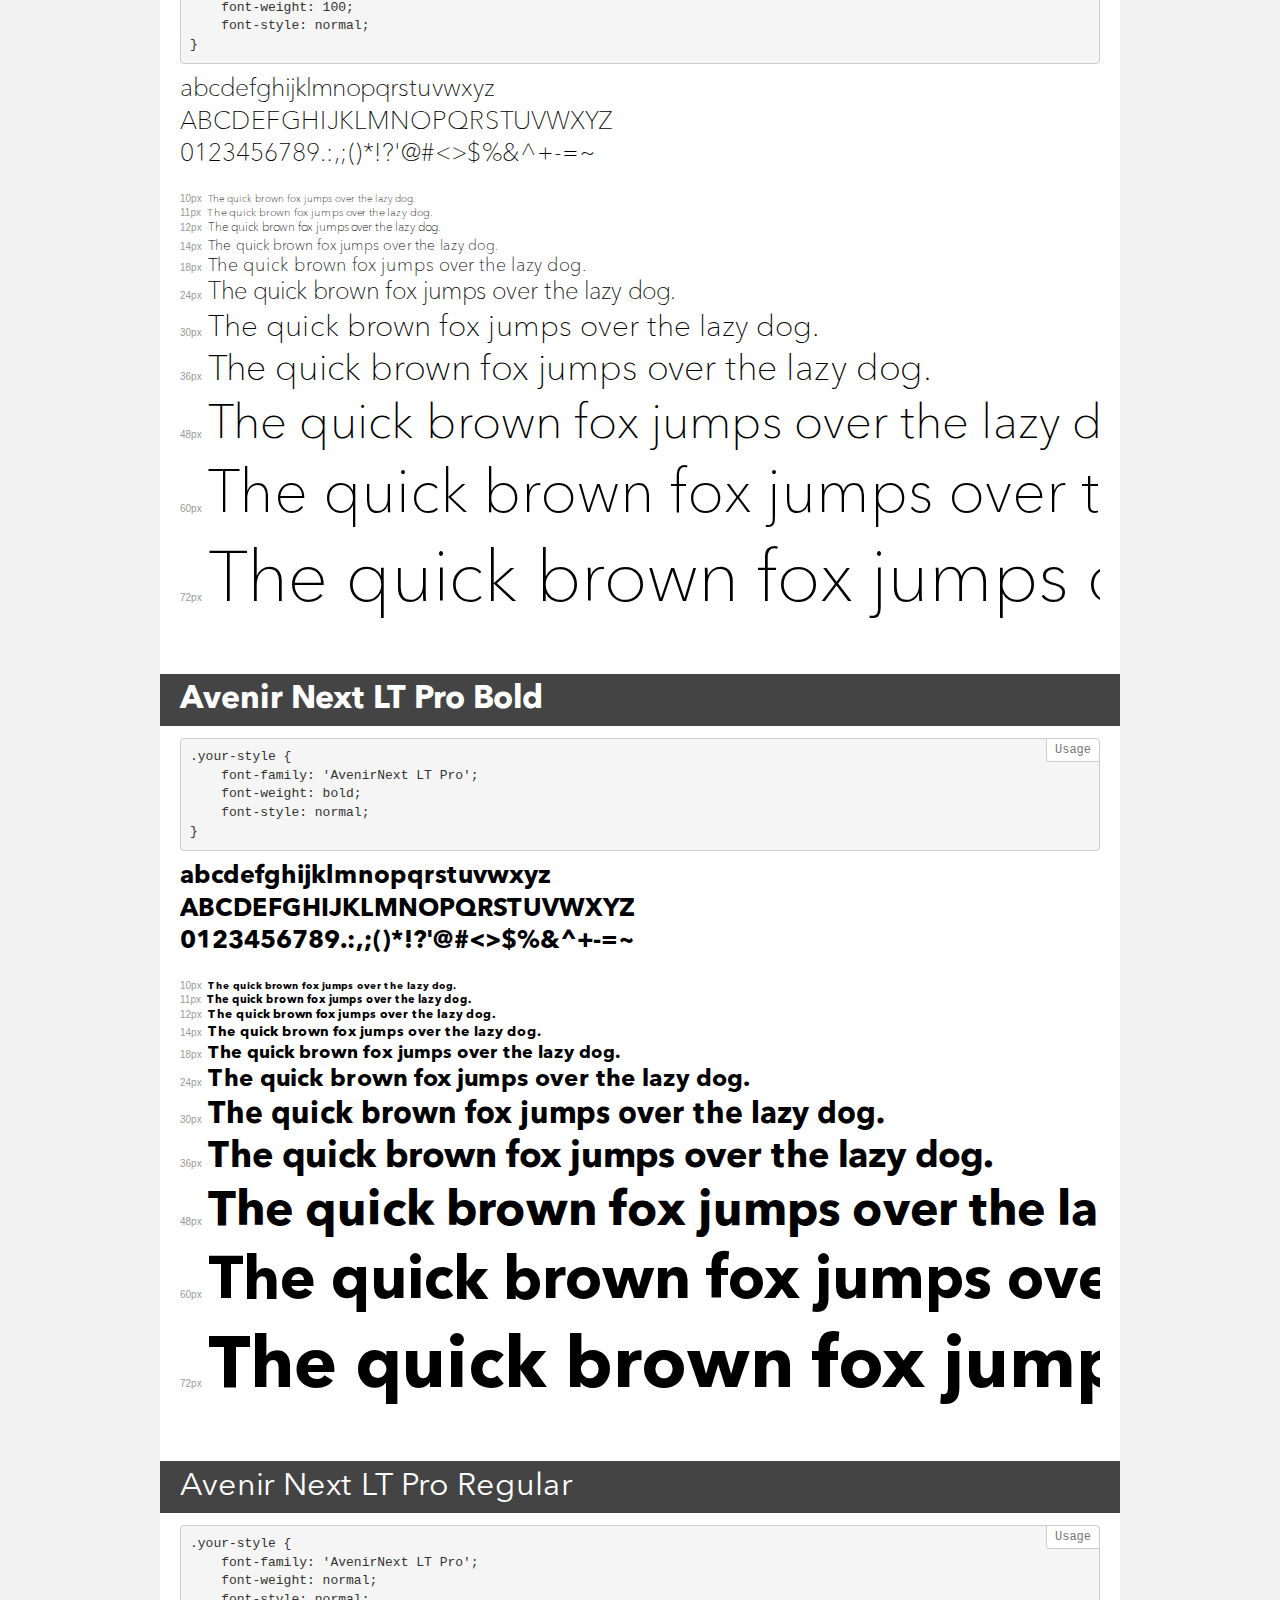
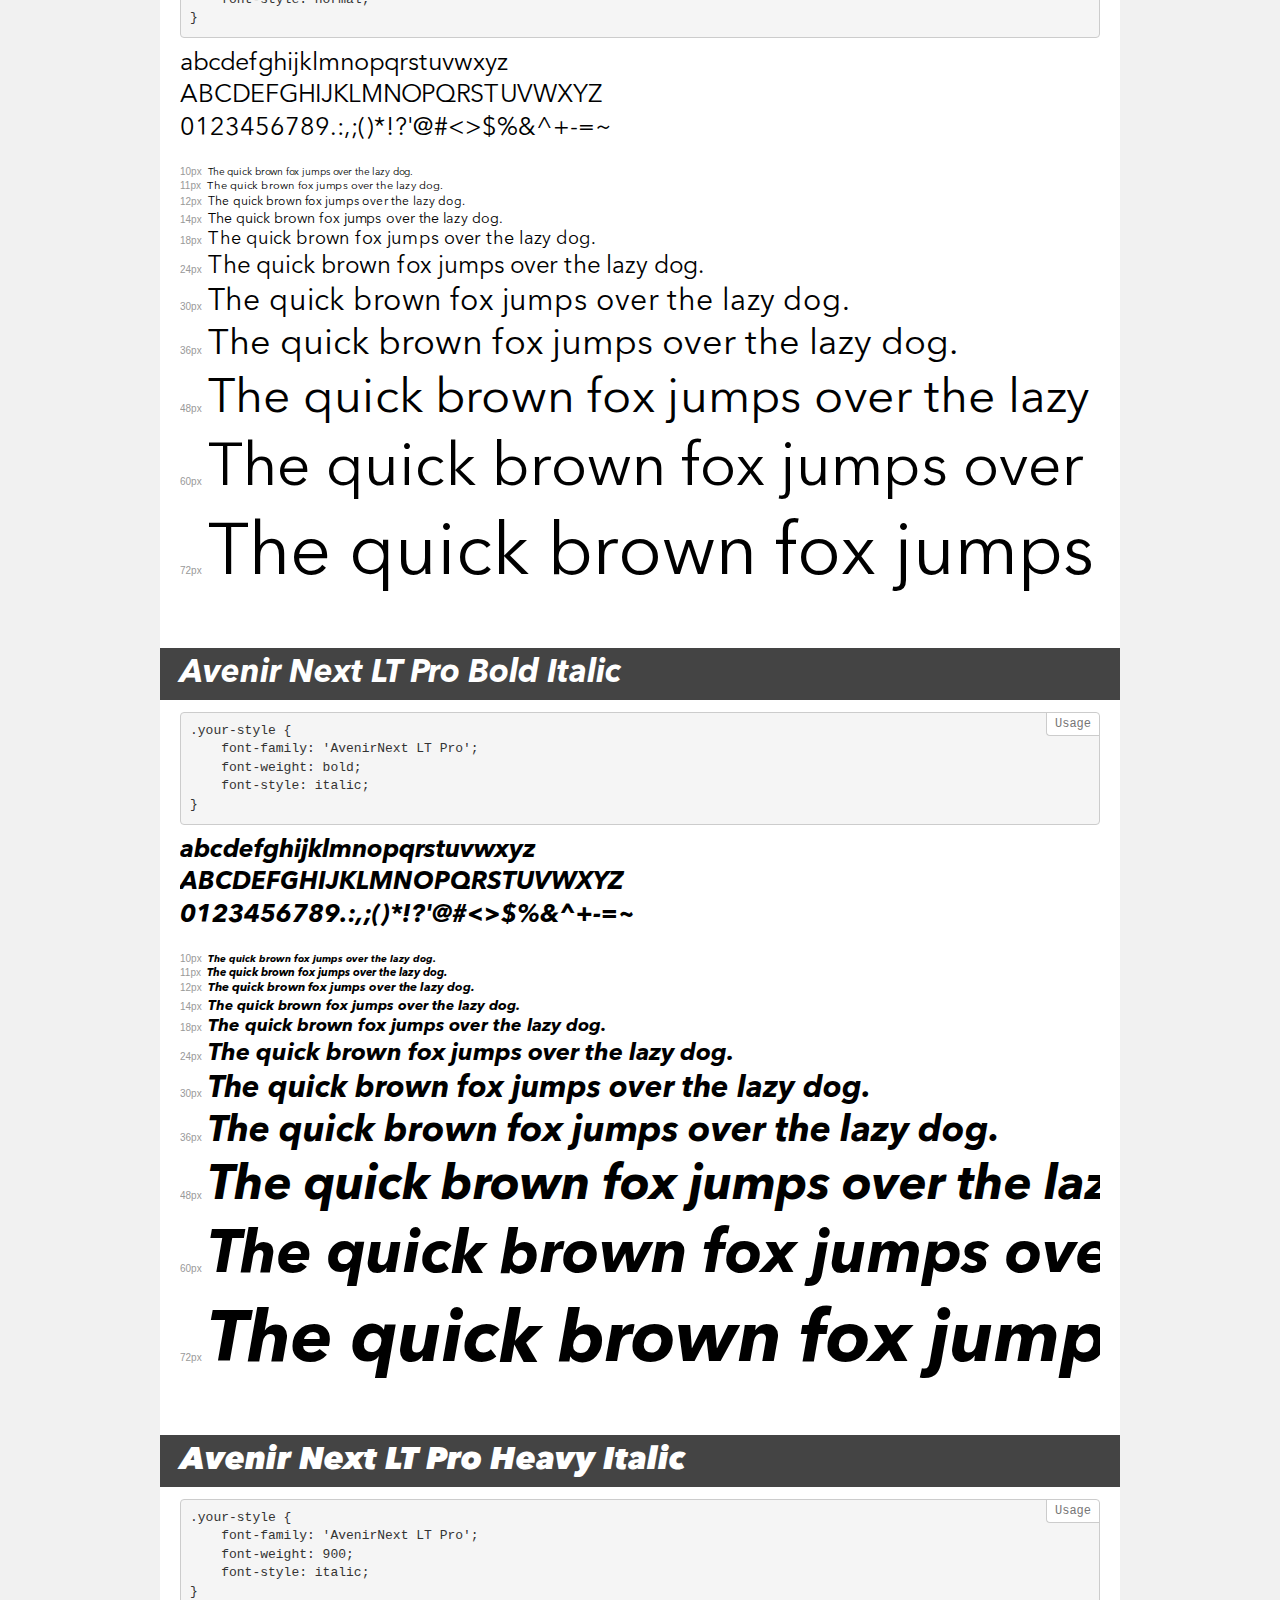
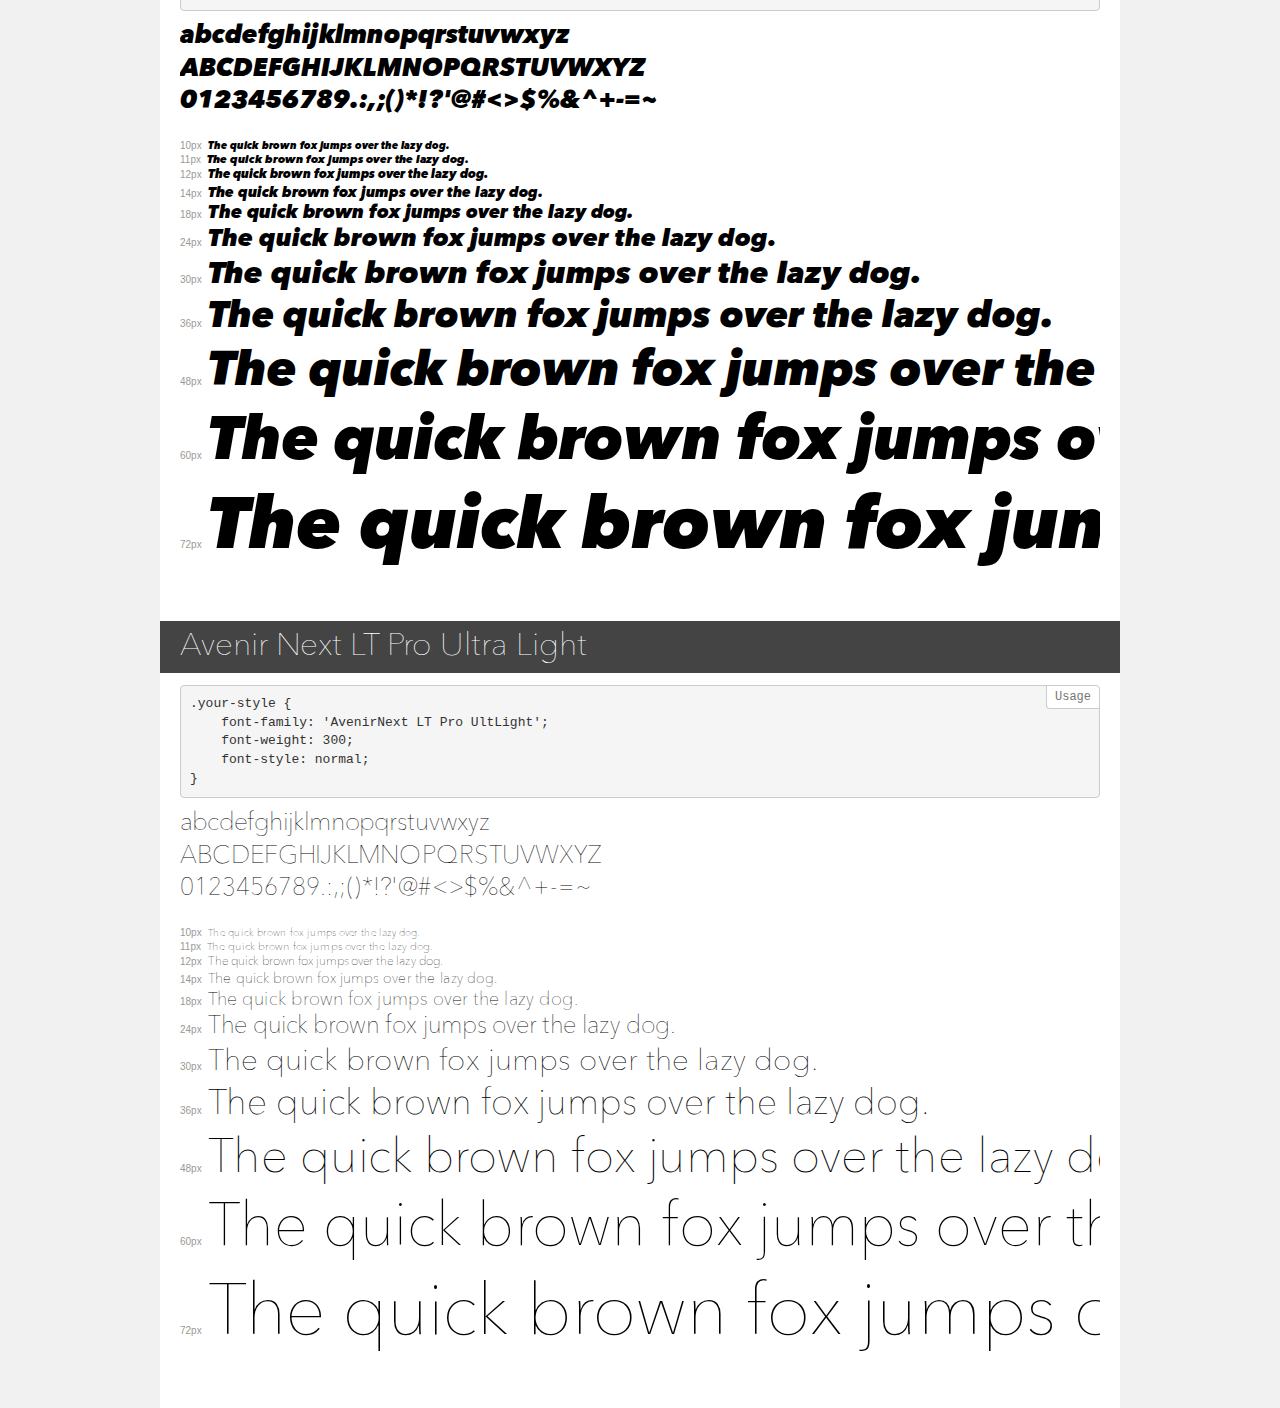
<file: assets/Global_Font/font-main/demo.html>
<!DOCTYPE html>
<html>
<head>
    <meta charset="utf-8">
    <meta http-equiv="X-UA-Compatible" content="IE=edge">
    <meta name="viewport" content="width=device-width, initial-scale=1">
    <meta name="robots" content="noindex, noarchive">
    <meta name="format-detection" content="telephone=no">
    <title>Transfonter demo</title>
    <link href="stylesheet.css" rel="stylesheet">
    <style>
        /*
        http://meyerweb.com/eric/tools/css/reset/
        v2.0 | 20110126
        License: none (public domain)
        */
        html, body, div, span, applet, object, iframe,
        h1, h2, h3, h4, h5, h6, p, blockquote, pre,
        a, abbr, acronym, address, big, cite, code,
        del, dfn, em, img, ins, kbd, q, s, samp,
        small, strike, strong, sub, sup, tt, var,
        b, u, i, center,
        dl, dt, dd, ol, ul, li,
        fieldset, form, label, legend,
        table, caption, tbody, tfoot, thead, tr, th, td,
        article, aside, canvas, details, embed,
        figure, figcaption, footer, header, hgroup,
        menu, nav, output, ruby, section, summary,
        time, mark, audio, video {
            margin: 0;
            padding: 0;
            border: 0;
            font-size: 100%;
            font: inherit;
            vertical-align: baseline;
        }
        /* HTML5 display-role reset for older browsers */
        article, aside, details, figcaption, figure,
        footer, header, hgroup, menu, nav, section {
            display: block;
        }
        body {
            line-height: 1;
        }
        ol, ul {
            list-style: none;
        }
        blockquote, q {
            quotes: none;
        }
        blockquote:before, blockquote:after,
        q:before, q:after {
            content: '';
            content: none;
        }
        table {
            border-collapse: collapse;
            border-spacing: 0;
        }
        /* common styles */
        body {
            background: #f1f1f1;
            color: #000;
        }
        .page {
            background: #fff;
            width: 920px;
            margin: 0 auto;
            padding: 20px 20px 0 20px;
            overflow: hidden;
        }
        .font-container {
            overflow-x: auto;
            overflow-y: hidden;
            margin-bottom: 40px;
            line-height: 1.3;
            white-space: nowrap;
            padding-bottom: 5px;
        }
        h1 {
            position: relative;
            background: #444;
            font-size: 32px;
            color: #fff;
            padding: 10px 20px;
            margin: 0 -20px 12px -20px;
        }
        .letters {
            font-size: 25px;
            margin-bottom: 20px;
        }
        .s10:before {
            content: '10px';
        }
        .s11:before {
            content: '11px';
        }
        .s12:before {
            content: '12px';
        }
        .s14:before {
            content: '14px';
        }
        .s18:before {
            content: '18px';
        }
        .s24:before {
            content: '24px';
        }
        .s30:before {
            content: '30px';
        }
        .s36:before {
            content: '36px';
        }
        .s48:before {
            content: '48px';
        }
        .s60:before {
            content: '60px';
        }
        .s72:before {
            content: '72px';
        }
        .s10:before, .s11:before, .s12:before, .s14:before,
        .s18:before, .s24:before, .s30:before, .s36:before,
        .s48:before, .s60:before, .s72:before {
            font-family: Arial, sans-serif;
            font-size: 10px;
            font-weight: normal;
            font-style: normal;
            color: #999;
            padding-right: 6px;
        }
        pre {
            display: block;
            position: relative;
            padding: 9px;
            margin: 0 0 10px;
            font-family: Monaco, Menlo, Consolas, "Courier New", monospace !important;
            font-size: 13px;
            line-height: 1.428571429;
            color: #333;
            font-weight: normal !important;
            font-style: normal !important;
            background-color: #f5f5f5;
            border: 1px solid #ccc;
            overflow-x: auto;
            border-radius: 4px;
        }
        pre:after {
            display: block;
            position: absolute;
            right: 0;
            top: 0;
            content: 'Usage';
            line-height: 1;
            padding: 5px 8px;
            font-size: 12px;
            color: #767676;
            background-color: #fff;
            border: 1px solid #ccc;
            border-right: none;
            border-top: none;
            border-radius: 0 4px 0 4px;
            z-index: 10;
        }
        /* responsive */
        @media (max-width: 959px) {
            .page {
                width: auto;
                margin: 0;
            }
        }
    </style>
</head>
<body>
<div class="page">
    <div class="demo" style="font-family: 'AvenirNext LT Pro'; font-weight: 300; font-style: normal;">
        <h1>Avenir Next LT Pro Light</h1>
        <pre>.your-style {
    font-family: 'AvenirNext LT Pro';
    font-weight: 300;
    font-style: normal;
}</pre>
        <div class="font-container">
            <p class="letters">
                abcdefghijklmnopqrstuvwxyz<br>
ABCDEFGHIJKLMNOPQRSTUVWXYZ<br>
                0123456789.:,;()*!?'@#<>$%&^+-=~
            </p>
            <p class="s10" style="font-size: 10px;">The quick brown fox jumps over the lazy dog.</p>
            <p class="s11" style="font-size: 11px;">The quick brown fox jumps over the lazy dog.</p>
            <p class="s12" style="font-size: 12px;">The quick brown fox jumps over the lazy dog.</p>
            <p class="s14" style="font-size: 14px;">The quick brown fox jumps over the lazy dog.</p>
            <p class="s18" style="font-size: 18px;">The quick brown fox jumps over the lazy dog.</p>
            <p class="s24" style="font-size: 24px;">The quick brown fox jumps over the lazy dog.</p>
            <p class="s30" style="font-size: 30px;">The quick brown fox jumps over the lazy dog.</p>
            <p class="s36" style="font-size: 36px;">The quick brown fox jumps over the lazy dog.</p>
            <p class="s48" style="font-size: 48px;">The quick brown fox jumps over the lazy dog.</p>
            <p class="s60" style="font-size: 60px;">The quick brown fox jumps over the lazy dog.</p>
            <p class="s72" style="font-size: 72px;">The quick brown fox jumps over the lazy dog.</p>
        </div>
    </div>
    <div class="demo" style="font-family: 'AvenirNext LT Pro'; font-weight: bold; font-style: normal;">
        <h1>Avenir Next LT Pro Demi</h1>
        <pre>.your-style {
    font-family: 'AvenirNext LT Pro';
    font-weight: bold;
    font-style: normal;
}</pre>
        <div class="font-container">
            <p class="letters">
                abcdefghijklmnopqrstuvwxyz<br>
ABCDEFGHIJKLMNOPQRSTUVWXYZ<br>
                0123456789.:,;()*!?'@#<>$%&^+-=~
            </p>
            <p class="s10" style="font-size: 10px;">The quick brown fox jumps over the lazy dog.</p>
            <p class="s11" style="font-size: 11px;">The quick brown fox jumps over the lazy dog.</p>
            <p class="s12" style="font-size: 12px;">The quick brown fox jumps over the lazy dog.</p>
            <p class="s14" style="font-size: 14px;">The quick brown fox jumps over the lazy dog.</p>
            <p class="s18" style="font-size: 18px;">The quick brown fox jumps over the lazy dog.</p>
            <p class="s24" style="font-size: 24px;">The quick brown fox jumps over the lazy dog.</p>
            <p class="s30" style="font-size: 30px;">The quick brown fox jumps over the lazy dog.</p>
            <p class="s36" style="font-size: 36px;">The quick brown fox jumps over the lazy dog.</p>
            <p class="s48" style="font-size: 48px;">The quick brown fox jumps over the lazy dog.</p>
            <p class="s60" style="font-size: 60px;">The quick brown fox jumps over the lazy dog.</p>
            <p class="s72" style="font-size: 72px;">The quick brown fox jumps over the lazy dog.</p>
        </div>
    </div>
    <div class="demo" style="font-family: 'AvenirNext LT Pro UltLight'; font-weight: 300; font-style: italic;">
        <h1>Avenir Next LT Pro Ultra Light Italic</h1>
        <pre>.your-style {
    font-family: 'AvenirNext LT Pro UltLight';
    font-weight: 300;
    font-style: italic;
}</pre>
        <div class="font-container">
            <p class="letters">
                abcdefghijklmnopqrstuvwxyz<br>
ABCDEFGHIJKLMNOPQRSTUVWXYZ<br>
                0123456789.:,;()*!?'@#<>$%&^+-=~
            </p>
            <p class="s10" style="font-size: 10px;">The quick brown fox jumps over the lazy dog.</p>
            <p class="s11" style="font-size: 11px;">The quick brown fox jumps over the lazy dog.</p>
            <p class="s12" style="font-size: 12px;">The quick brown fox jumps over the lazy dog.</p>
            <p class="s14" style="font-size: 14px;">The quick brown fox jumps over the lazy dog.</p>
            <p class="s18" style="font-size: 18px;">The quick brown fox jumps over the lazy dog.</p>
            <p class="s24" style="font-size: 24px;">The quick brown fox jumps over the lazy dog.</p>
            <p class="s30" style="font-size: 30px;">The quick brown fox jumps over the lazy dog.</p>
            <p class="s36" style="font-size: 36px;">The quick brown fox jumps over the lazy dog.</p>
            <p class="s48" style="font-size: 48px;">The quick brown fox jumps over the lazy dog.</p>
            <p class="s60" style="font-size: 60px;">The quick brown fox jumps over the lazy dog.</p>
            <p class="s72" style="font-size: 72px;">The quick brown fox jumps over the lazy dog.</p>
        </div>
    </div>
    <div class="demo" style="font-family: 'AvenirNext LT Pro'; font-weight: bold; font-style: italic;">
        <h1>Avenir Next LT Pro Demi Italic</h1>
        <pre>.your-style {
    font-family: 'AvenirNext LT Pro';
    font-weight: bold;
    font-style: italic;
}</pre>
        <div class="font-container">
            <p class="letters">
                abcdefghijklmnopqrstuvwxyz<br>
ABCDEFGHIJKLMNOPQRSTUVWXYZ<br>
                0123456789.:,;()*!?'@#<>$%&^+-=~
            </p>
            <p class="s10" style="font-size: 10px;">The quick brown fox jumps over the lazy dog.</p>
            <p class="s11" style="font-size: 11px;">The quick brown fox jumps over the lazy dog.</p>
            <p class="s12" style="font-size: 12px;">The quick brown fox jumps over the lazy dog.</p>
            <p class="s14" style="font-size: 14px;">The quick brown fox jumps over the lazy dog.</p>
            <p class="s18" style="font-size: 18px;">The quick brown fox jumps over the lazy dog.</p>
            <p class="s24" style="font-size: 24px;">The quick brown fox jumps over the lazy dog.</p>
            <p class="s30" style="font-size: 30px;">The quick brown fox jumps over the lazy dog.</p>
            <p class="s36" style="font-size: 36px;">The quick brown fox jumps over the lazy dog.</p>
            <p class="s48" style="font-size: 48px;">The quick brown fox jumps over the lazy dog.</p>
            <p class="s60" style="font-size: 60px;">The quick brown fox jumps over the lazy dog.</p>
            <p class="s72" style="font-size: 72px;">The quick brown fox jumps over the lazy dog.</p>
        </div>
    </div>
    <div class="demo" style="font-family: 'AvenirNext LT Pro'; font-weight: 500; font-style: italic;">
        <h1>Avenir Next LT Pro Medium Italic</h1>
        <pre>.your-style {
    font-family: 'AvenirNext LT Pro';
    font-weight: 500;
    font-style: italic;
}</pre>
        <div class="font-container">
            <p class="letters">
                abcdefghijklmnopqrstuvwxyz<br>
ABCDEFGHIJKLMNOPQRSTUVWXYZ<br>
                0123456789.:,;()*!?'@#<>$%&^+-=~
            </p>
            <p class="s10" style="font-size: 10px;">The quick brown fox jumps over the lazy dog.</p>
            <p class="s11" style="font-size: 11px;">The quick brown fox jumps over the lazy dog.</p>
            <p class="s12" style="font-size: 12px;">The quick brown fox jumps over the lazy dog.</p>
            <p class="s14" style="font-size: 14px;">The quick brown fox jumps over the lazy dog.</p>
            <p class="s18" style="font-size: 18px;">The quick brown fox jumps over the lazy dog.</p>
            <p class="s24" style="font-size: 24px;">The quick brown fox jumps over the lazy dog.</p>
            <p class="s30" style="font-size: 30px;">The quick brown fox jumps over the lazy dog.</p>
            <p class="s36" style="font-size: 36px;">The quick brown fox jumps over the lazy dog.</p>
            <p class="s48" style="font-size: 48px;">The quick brown fox jumps over the lazy dog.</p>
            <p class="s60" style="font-size: 60px;">The quick brown fox jumps over the lazy dog.</p>
            <p class="s72" style="font-size: 72px;">The quick brown fox jumps over the lazy dog.</p>
        </div>
    </div>
    <div class="demo" style="font-family: 'AvenirNext LT Pro'; font-weight: 500; font-style: normal;">
        <h1>Avenir Next LT Pro Medium</h1>
        <pre>.your-style {
    font-family: 'AvenirNext LT Pro';
    font-weight: 500;
    font-style: normal;
}</pre>
        <div class="font-container">
            <p class="letters">
                abcdefghijklmnopqrstuvwxyz<br>
ABCDEFGHIJKLMNOPQRSTUVWXYZ<br>
                0123456789.:,;()*!?'@#<>$%&^+-=~
            </p>
            <p class="s10" style="font-size: 10px;">The quick brown fox jumps over the lazy dog.</p>
            <p class="s11" style="font-size: 11px;">The quick brown fox jumps over the lazy dog.</p>
            <p class="s12" style="font-size: 12px;">The quick brown fox jumps over the lazy dog.</p>
            <p class="s14" style="font-size: 14px;">The quick brown fox jumps over the lazy dog.</p>
            <p class="s18" style="font-size: 18px;">The quick brown fox jumps over the lazy dog.</p>
            <p class="s24" style="font-size: 24px;">The quick brown fox jumps over the lazy dog.</p>
            <p class="s30" style="font-size: 30px;">The quick brown fox jumps over the lazy dog.</p>
            <p class="s36" style="font-size: 36px;">The quick brown fox jumps over the lazy dog.</p>
            <p class="s48" style="font-size: 48px;">The quick brown fox jumps over the lazy dog.</p>
            <p class="s60" style="font-size: 60px;">The quick brown fox jumps over the lazy dog.</p>
            <p class="s72" style="font-size: 72px;">The quick brown fox jumps over the lazy dog.</p>
        </div>
    </div>
    <div class="demo" style="font-family: 'AvenirNext LT Pro'; font-weight: 300; font-style: italic;">
        <h1>Avenir Next LT Pro Light Italic</h1>
        <pre>.your-style {
    font-family: 'AvenirNext LT Pro';
    font-weight: 300;
    font-style: italic;
}</pre>
        <div class="font-container">
            <p class="letters">
                abcdefghijklmnopqrstuvwxyz<br>
ABCDEFGHIJKLMNOPQRSTUVWXYZ<br>
                0123456789.:,;()*!?'@#<>$%&^+-=~
            </p>
            <p class="s10" style="font-size: 10px;">The quick brown fox jumps over the lazy dog.</p>
            <p class="s11" style="font-size: 11px;">The quick brown fox jumps over the lazy dog.</p>
            <p class="s12" style="font-size: 12px;">The quick brown fox jumps over the lazy dog.</p>
            <p class="s14" style="font-size: 14px;">The quick brown fox jumps over the lazy dog.</p>
            <p class="s18" style="font-size: 18px;">The quick brown fox jumps over the lazy dog.</p>
            <p class="s24" style="font-size: 24px;">The quick brown fox jumps over the lazy dog.</p>
            <p class="s30" style="font-size: 30px;">The quick brown fox jumps over the lazy dog.</p>
            <p class="s36" style="font-size: 36px;">The quick brown fox jumps over the lazy dog.</p>
            <p class="s48" style="font-size: 48px;">The quick brown fox jumps over the lazy dog.</p>
            <p class="s60" style="font-size: 60px;">The quick brown fox jumps over the lazy dog.</p>
            <p class="s72" style="font-size: 72px;">The quick brown fox jumps over the lazy dog.</p>
        </div>
    </div>
    <div class="demo" style="font-family: 'AvenirNext LT Pro'; font-weight: 900; font-style: normal;">
        <h1>Avenir Next LT Pro Heavy</h1>
        <pre>.your-style {
    font-family: 'AvenirNext LT Pro';
    font-weight: 900;
    font-style: normal;
}</pre>
        <div class="font-container">
            <p class="letters">
                abcdefghijklmnopqrstuvwxyz<br>
ABCDEFGHIJKLMNOPQRSTUVWXYZ<br>
                0123456789.:,;()*!?'@#<>$%&^+-=~
            </p>
            <p class="s10" style="font-size: 10px;">The quick brown fox jumps over the lazy dog.</p>
            <p class="s11" style="font-size: 11px;">The quick brown fox jumps over the lazy dog.</p>
            <p class="s12" style="font-size: 12px;">The quick brown fox jumps over the lazy dog.</p>
            <p class="s14" style="font-size: 14px;">The quick brown fox jumps over the lazy dog.</p>
            <p class="s18" style="font-size: 18px;">The quick brown fox jumps over the lazy dog.</p>
            <p class="s24" style="font-size: 24px;">The quick brown fox jumps over the lazy dog.</p>
            <p class="s30" style="font-size: 30px;">The quick brown fox jumps over the lazy dog.</p>
            <p class="s36" style="font-size: 36px;">The quick brown fox jumps over the lazy dog.</p>
            <p class="s48" style="font-size: 48px;">The quick brown fox jumps over the lazy dog.</p>
            <p class="s60" style="font-size: 60px;">The quick brown fox jumps over the lazy dog.</p>
            <p class="s72" style="font-size: 72px;">The quick brown fox jumps over the lazy dog.</p>
        </div>
    </div>
    <div class="demo" style="font-family: 'AvenirNext LT Pro'; font-weight: normal; font-style: italic;">
        <h1>Avenir Next LT Pro Italic</h1>
        <pre>.your-style {
    font-family: 'AvenirNext LT Pro';
    font-weight: normal;
    font-style: italic;
}</pre>
        <div class="font-container">
            <p class="letters">
                abcdefghijklmnopqrstuvwxyz<br>
ABCDEFGHIJKLMNOPQRSTUVWXYZ<br>
                0123456789.:,;()*!?'@#<>$%&^+-=~
            </p>
            <p class="s10" style="font-size: 10px;">The quick brown fox jumps over the lazy dog.</p>
            <p class="s11" style="font-size: 11px;">The quick brown fox jumps over the lazy dog.</p>
            <p class="s12" style="font-size: 12px;">The quick brown fox jumps over the lazy dog.</p>
            <p class="s14" style="font-size: 14px;">The quick brown fox jumps over the lazy dog.</p>
            <p class="s18" style="font-size: 18px;">The quick brown fox jumps over the lazy dog.</p>
            <p class="s24" style="font-size: 24px;">The quick brown fox jumps over the lazy dog.</p>
            <p class="s30" style="font-size: 30px;">The quick brown fox jumps over the lazy dog.</p>
            <p class="s36" style="font-size: 36px;">The quick brown fox jumps over the lazy dog.</p>
            <p class="s48" style="font-size: 48px;">The quick brown fox jumps over the lazy dog.</p>
            <p class="s60" style="font-size: 60px;">The quick brown fox jumps over the lazy dog.</p>
            <p class="s72" style="font-size: 72px;">The quick brown fox jumps over the lazy dog.</p>
        </div>
    </div>
    <div class="demo" style="font-family: 'AvenirNext LT Pro'; font-weight: 100; font-style: italic;">
        <h1>Avenir Next LT Pro Thin Italic</h1>
        <pre>.your-style {
    font-family: 'AvenirNext LT Pro';
    font-weight: 100;
    font-style: italic;
}</pre>
        <div class="font-container">
            <p class="letters">
                abcdefghijklmnopqrstuvwxyz<br>
ABCDEFGHIJKLMNOPQRSTUVWXYZ<br>
                0123456789.:,;()*!?'@#<>$%&^+-=~
            </p>
            <p class="s10" style="font-size: 10px;">The quick brown fox jumps over the lazy dog.</p>
            <p class="s11" style="font-size: 11px;">The quick brown fox jumps over the lazy dog.</p>
            <p class="s12" style="font-size: 12px;">The quick brown fox jumps over the lazy dog.</p>
            <p class="s14" style="font-size: 14px;">The quick brown fox jumps over the lazy dog.</p>
            <p class="s18" style="font-size: 18px;">The quick brown fox jumps over the lazy dog.</p>
            <p class="s24" style="font-size: 24px;">The quick brown fox jumps over the lazy dog.</p>
            <p class="s30" style="font-size: 30px;">The quick brown fox jumps over the lazy dog.</p>
            <p class="s36" style="font-size: 36px;">The quick brown fox jumps over the lazy dog.</p>
            <p class="s48" style="font-size: 48px;">The quick brown fox jumps over the lazy dog.</p>
            <p class="s60" style="font-size: 60px;">The quick brown fox jumps over the lazy dog.</p>
            <p class="s72" style="font-size: 72px;">The quick brown fox jumps over the lazy dog.</p>
        </div>
    </div>
    <div class="demo" style="font-family: 'AvenirNext LT Pro'; font-weight: 100; font-style: normal;">
        <h1>Avenir Next LT Pro Thin</h1>
        <pre>.your-style {
    font-family: 'AvenirNext LT Pro';
    font-weight: 100;
    font-style: normal;
}</pre>
        <div class="font-container">
            <p class="letters">
                abcdefghijklmnopqrstuvwxyz<br>
ABCDEFGHIJKLMNOPQRSTUVWXYZ<br>
                0123456789.:,;()*!?'@#<>$%&^+-=~
            </p>
            <p class="s10" style="font-size: 10px;">The quick brown fox jumps over the lazy dog.</p>
            <p class="s11" style="font-size: 11px;">The quick brown fox jumps over the lazy dog.</p>
            <p class="s12" style="font-size: 12px;">The quick brown fox jumps over the lazy dog.</p>
            <p class="s14" style="font-size: 14px;">The quick brown fox jumps over the lazy dog.</p>
            <p class="s18" style="font-size: 18px;">The quick brown fox jumps over the lazy dog.</p>
            <p class="s24" style="font-size: 24px;">The quick brown fox jumps over the lazy dog.</p>
            <p class="s30" style="font-size: 30px;">The quick brown fox jumps over the lazy dog.</p>
            <p class="s36" style="font-size: 36px;">The quick brown fox jumps over the lazy dog.</p>
            <p class="s48" style="font-size: 48px;">The quick brown fox jumps over the lazy dog.</p>
            <p class="s60" style="font-size: 60px;">The quick brown fox jumps over the lazy dog.</p>
            <p class="s72" style="font-size: 72px;">The quick brown fox jumps over the lazy dog.</p>
        </div>
    </div>
    <div class="demo" style="font-family: 'AvenirNext LT Pro'; font-weight: bold; font-style: normal;">
        <h1>Avenir Next LT Pro Bold</h1>
        <pre>.your-style {
    font-family: 'AvenirNext LT Pro';
    font-weight: bold;
    font-style: normal;
}</pre>
        <div class="font-container">
            <p class="letters">
                abcdefghijklmnopqrstuvwxyz<br>
ABCDEFGHIJKLMNOPQRSTUVWXYZ<br>
                0123456789.:,;()*!?'@#<>$%&^+-=~
            </p>
            <p class="s10" style="font-size: 10px;">The quick brown fox jumps over the lazy dog.</p>
            <p class="s11" style="font-size: 11px;">The quick brown fox jumps over the lazy dog.</p>
            <p class="s12" style="font-size: 12px;">The quick brown fox jumps over the lazy dog.</p>
            <p class="s14" style="font-size: 14px;">The quick brown fox jumps over the lazy dog.</p>
            <p class="s18" style="font-size: 18px;">The quick brown fox jumps over the lazy dog.</p>
            <p class="s24" style="font-size: 24px;">The quick brown fox jumps over the lazy dog.</p>
            <p class="s30" style="font-size: 30px;">The quick brown fox jumps over the lazy dog.</p>
            <p class="s36" style="font-size: 36px;">The quick brown fox jumps over the lazy dog.</p>
            <p class="s48" style="font-size: 48px;">The quick brown fox jumps over the lazy dog.</p>
            <p class="s60" style="font-size: 60px;">The quick brown fox jumps over the lazy dog.</p>
            <p class="s72" style="font-size: 72px;">The quick brown fox jumps over the lazy dog.</p>
        </div>
    </div>
    <div class="demo" style="font-family: 'AvenirNext LT Pro'; font-weight: normal; font-style: normal;">
        <h1>Avenir Next LT Pro Regular</h1>
        <pre>.your-style {
    font-family: 'AvenirNext LT Pro';
    font-weight: normal;
    font-style: normal;
}</pre>
        <div class="font-container">
            <p class="letters">
                abcdefghijklmnopqrstuvwxyz<br>
ABCDEFGHIJKLMNOPQRSTUVWXYZ<br>
                0123456789.:,;()*!?'@#<>$%&^+-=~
            </p>
            <p class="s10" style="font-size: 10px;">The quick brown fox jumps over the lazy dog.</p>
            <p class="s11" style="font-size: 11px;">The quick brown fox jumps over the lazy dog.</p>
            <p class="s12" style="font-size: 12px;">The quick brown fox jumps over the lazy dog.</p>
            <p class="s14" style="font-size: 14px;">The quick brown fox jumps over the lazy dog.</p>
            <p class="s18" style="font-size: 18px;">The quick brown fox jumps over the lazy dog.</p>
            <p class="s24" style="font-size: 24px;">The quick brown fox jumps over the lazy dog.</p>
            <p class="s30" style="font-size: 30px;">The quick brown fox jumps over the lazy dog.</p>
            <p class="s36" style="font-size: 36px;">The quick brown fox jumps over the lazy dog.</p>
            <p class="s48" style="font-size: 48px;">The quick brown fox jumps over the lazy dog.</p>
            <p class="s60" style="font-size: 60px;">The quick brown fox jumps over the lazy dog.</p>
            <p class="s72" style="font-size: 72px;">The quick brown fox jumps over the lazy dog.</p>
        </div>
    </div>
    <div class="demo" style="font-family: 'AvenirNext LT Pro'; font-weight: bold; font-style: italic;">
        <h1>Avenir Next LT Pro Bold Italic</h1>
        <pre>.your-style {
    font-family: 'AvenirNext LT Pro';
    font-weight: bold;
    font-style: italic;
}</pre>
        <div class="font-container">
            <p class="letters">
                abcdefghijklmnopqrstuvwxyz<br>
ABCDEFGHIJKLMNOPQRSTUVWXYZ<br>
                0123456789.:,;()*!?'@#<>$%&^+-=~
            </p>
            <p class="s10" style="font-size: 10px;">The quick brown fox jumps over the lazy dog.</p>
            <p class="s11" style="font-size: 11px;">The quick brown fox jumps over the lazy dog.</p>
            <p class="s12" style="font-size: 12px;">The quick brown fox jumps over the lazy dog.</p>
            <p class="s14" style="font-size: 14px;">The quick brown fox jumps over the lazy dog.</p>
            <p class="s18" style="font-size: 18px;">The quick brown fox jumps over the lazy dog.</p>
            <p class="s24" style="font-size: 24px;">The quick brown fox jumps over the lazy dog.</p>
            <p class="s30" style="font-size: 30px;">The quick brown fox jumps over the lazy dog.</p>
            <p class="s36" style="font-size: 36px;">The quick brown fox jumps over the lazy dog.</p>
            <p class="s48" style="font-size: 48px;">The quick brown fox jumps over the lazy dog.</p>
            <p class="s60" style="font-size: 60px;">The quick brown fox jumps over the lazy dog.</p>
            <p class="s72" style="font-size: 72px;">The quick brown fox jumps over the lazy dog.</p>
        </div>
    </div>
    <div class="demo" style="font-family: 'AvenirNext LT Pro'; font-weight: 900; font-style: italic;">
        <h1>Avenir Next LT Pro Heavy Italic</h1>
        <pre>.your-style {
    font-family: 'AvenirNext LT Pro';
    font-weight: 900;
    font-style: italic;
}</pre>
        <div class="font-container">
            <p class="letters">
                abcdefghijklmnopqrstuvwxyz<br>
ABCDEFGHIJKLMNOPQRSTUVWXYZ<br>
                0123456789.:,;()*!?'@#<>$%&^+-=~
            </p>
            <p class="s10" style="font-size: 10px;">The quick brown fox jumps over the lazy dog.</p>
            <p class="s11" style="font-size: 11px;">The quick brown fox jumps over the lazy dog.</p>
            <p class="s12" style="font-size: 12px;">The quick brown fox jumps over the lazy dog.</p>
            <p class="s14" style="font-size: 14px;">The quick brown fox jumps over the lazy dog.</p>
            <p class="s18" style="font-size: 18px;">The quick brown fox jumps over the lazy dog.</p>
            <p class="s24" style="font-size: 24px;">The quick brown fox jumps over the lazy dog.</p>
            <p class="s30" style="font-size: 30px;">The quick brown fox jumps over the lazy dog.</p>
            <p class="s36" style="font-size: 36px;">The quick brown fox jumps over the lazy dog.</p>
            <p class="s48" style="font-size: 48px;">The quick brown fox jumps over the lazy dog.</p>
            <p class="s60" style="font-size: 60px;">The quick brown fox jumps over the lazy dog.</p>
            <p class="s72" style="font-size: 72px;">The quick brown fox jumps over the lazy dog.</p>
        </div>
    </div>
    <div class="demo" style="font-family: 'AvenirNext LT Pro UltLight'; font-weight: 300; font-style: normal;">
        <h1>Avenir Next LT Pro Ultra Light</h1>
        <pre>.your-style {
    font-family: 'AvenirNext LT Pro UltLight';
    font-weight: 300;
    font-style: normal;
}</pre>
        <div class="font-container">
            <p class="letters">
                abcdefghijklmnopqrstuvwxyz<br>
ABCDEFGHIJKLMNOPQRSTUVWXYZ<br>
                0123456789.:,;()*!?'@#<>$%&^+-=~
            </p>
            <p class="s10" style="font-size: 10px;">The quick brown fox jumps over the lazy dog.</p>
            <p class="s11" style="font-size: 11px;">The quick brown fox jumps over the lazy dog.</p>
            <p class="s12" style="font-size: 12px;">The quick brown fox jumps over the lazy dog.</p>
            <p class="s14" style="font-size: 14px;">The quick brown fox jumps over the lazy dog.</p>
            <p class="s18" style="font-size: 18px;">The quick brown fox jumps over the lazy dog.</p>
            <p class="s24" style="font-size: 24px;">The quick brown fox jumps over the lazy dog.</p>
            <p class="s30" style="font-size: 30px;">The quick brown fox jumps over the lazy dog.</p>
            <p class="s36" style="font-size: 36px;">The quick brown fox jumps over the lazy dog.</p>
            <p class="s48" style="font-size: 48px;">The quick brown fox jumps over the lazy dog.</p>
            <p class="s60" style="font-size: 60px;">The quick brown fox jumps over the lazy dog.</p>
            <p class="s72" style="font-size: 72px;">The quick brown fox jumps over the lazy dog.</p>
        </div>
    </div>
</div>
</body>
</html>
</file>
<file: assets/Global_Font/font-main/stylesheet.css>
@font-face {
    font-family: 'AvenirNext LT Pro';
    src: url('AvenirNextLTPro-Light.eot');
    src: url('AvenirNextLTPro-Light.eot?#iefix') format('embedded-opentype'),
        url('AvenirNextLTPro-Light.woff2') format('woff2'),
        url('AvenirNextLTPro-Light.woff') format('woff'),
        url('AvenirNextLTPro-Light.ttf') format('truetype'),
        url('AvenirNextLTPro-Light.svg#AvenirNextLTPro-Light') format('svg');
    font-weight: 300;
    font-style: normal;
}

@font-face {
    font-family: 'AvenirNext LT Pro';
    src: url('AvenirNextLTPro-Demi.eot');
    src: url('AvenirNextLTPro-Demi.eot?#iefix') format('embedded-opentype'),
        url('AvenirNextLTPro-Demi.woff2') format('woff2'),
        url('AvenirNextLTPro-Demi.woff') format('woff'),
        url('AvenirNextLTPro-Demi.ttf') format('truetype'),
        url('AvenirNextLTPro-Demi.svg#AvenirNextLTPro-Demi') format('svg');
    font-weight: bold;
    font-style: normal;
}

@font-face {
    font-family: 'AvenirNext LT Pro UltLight';
    src: url('AvenirNextLTPro-UltLtIt.eot');
    src: url('AvenirNextLTPro-UltLtIt.eot?#iefix') format('embedded-opentype'),
        url('AvenirNextLTPro-UltLtIt.woff2') format('woff2'),
        url('AvenirNextLTPro-UltLtIt.woff') format('woff'),
        url('AvenirNextLTPro-UltLtIt.ttf') format('truetype'),
        url('AvenirNextLTPro-UltLtIt.svg#AvenirNextLTPro-UltLtIt') format('svg');
    font-weight: 300;
    font-style: italic;
}

@font-face {
    font-family: 'AvenirNext LT Pro';
    src: url('AvenirNextLTPro-DemiIt.eot');
    src: url('AvenirNextLTPro-DemiIt.eot?#iefix') format('embedded-opentype'),
        url('AvenirNextLTPro-DemiIt.woff2') format('woff2'),
        url('AvenirNextLTPro-DemiIt.woff') format('woff'),
        url('AvenirNextLTPro-DemiIt.ttf') format('truetype'),
        url('AvenirNextLTPro-DemiIt.svg#AvenirNextLTPro-DemiIt') format('svg');
    font-weight: bold;
    font-style: italic;
}

@font-face {
    font-family: 'AvenirNext LT Pro';
    src: url('AvenirNextLTPro-MediumIt.eot');
    src: url('AvenirNextLTPro-MediumIt.eot?#iefix') format('embedded-opentype'),
        url('AvenirNextLTPro-MediumIt.woff2') format('woff2'),
        url('AvenirNextLTPro-MediumIt.woff') format('woff'),
        url('AvenirNextLTPro-MediumIt.ttf') format('truetype'),
        url('AvenirNextLTPro-MediumIt.svg#AvenirNextLTPro-MediumIt') format('svg');
    font-weight: 500;
    font-style: italic;
}

@font-face {
    font-family: 'AvenirNext LT Pro';
    src: url('AvenirNextLTPro-Medium.eot');
    src: url('AvenirNextLTPro-Medium.eot?#iefix') format('embedded-opentype'),
        url('AvenirNextLTPro-Medium.woff2') format('woff2'),
        url('AvenirNextLTPro-Medium.woff') format('woff'),
        url('AvenirNextLTPro-Medium.ttf') format('truetype'),
        url('AvenirNextLTPro-Medium.svg#AvenirNextLTPro-Medium') format('svg');
    font-weight: 500;
    font-style: normal;
}

@font-face {
    font-family: 'AvenirNext LT Pro';
    src: url('AvenirNextLTPro-LightIt.eot');
    src: url('AvenirNextLTPro-LightIt.eot?#iefix') format('embedded-opentype'),
        url('AvenirNextLTPro-LightIt.woff2') format('woff2'),
        url('AvenirNextLTPro-LightIt.woff') format('woff'),
        url('AvenirNextLTPro-LightIt.ttf') format('truetype'),
        url('AvenirNextLTPro-LightIt.svg#AvenirNextLTPro-LightIt') format('svg');
    font-weight: 300;
    font-style: italic;
}

@font-face {
    font-family: 'AvenirNext LT Pro';
    src: url('AvenirNextLTPro-Heavy.eot');
    src: url('AvenirNextLTPro-Heavy.eot?#iefix') format('embedded-opentype'),
        url('AvenirNextLTPro-Heavy.woff2') format('woff2'),
        url('AvenirNextLTPro-Heavy.woff') format('woff'),
        url('AvenirNextLTPro-Heavy.ttf') format('truetype'),
        url('AvenirNextLTPro-Heavy.svg#AvenirNextLTPro-Heavy') format('svg');
    font-weight: 900;
    font-style: normal;
}

@font-face {
    font-family: 'AvenirNext LT Pro';
    src: url('AvenirNextLTPro-It.eot');
    src: url('AvenirNextLTPro-It.eot?#iefix') format('embedded-opentype'),
        url('AvenirNextLTPro-It.woff2') format('woff2'),
        url('AvenirNextLTPro-It.woff') format('woff'),
        url('AvenirNextLTPro-It.ttf') format('truetype'),
        url('AvenirNextLTPro-It.svg#AvenirNextLTPro-It') format('svg');
    font-weight: normal;
    font-style: italic;
}

@font-face {
    font-family: 'AvenirNext LT Pro';
    src: url('AvenirNextLTPro-ThinIt.eot');
    src: url('AvenirNextLTPro-ThinIt.eot?#iefix') format('embedded-opentype'),
        url('AvenirNextLTPro-ThinIt.woff2') format('woff2'),
        url('AvenirNextLTPro-ThinIt.woff') format('woff'),
        url('AvenirNextLTPro-ThinIt.ttf') format('truetype'),
        url('AvenirNextLTPro-ThinIt.svg#AvenirNextLTPro-ThinIt') format('svg');
    font-weight: 100;
    font-style: italic;
}

@font-face {
    font-family: 'AvenirNext LT Pro';
    src: url('AvenirNextLTPro-Thin.eot');
    src: url('AvenirNextLTPro-Thin.eot?#iefix') format('embedded-opentype'),
        url('AvenirNextLTPro-Thin.woff2') format('woff2'),
        url('AvenirNextLTPro-Thin.woff') format('woff'),
        url('AvenirNextLTPro-Thin.ttf') format('truetype'),
        url('AvenirNextLTPro-Thin.svg#AvenirNextLTPro-Thin') format('svg');
    font-weight: 100;
    font-style: normal;
}

@font-face {
    font-family: 'AvenirNext LT Pro';
    src: url('AvenirNextLTPro-Bold.eot');
    src: url('AvenirNextLTPro-Bold.eot?#iefix') format('embedded-opentype'),
        url('AvenirNextLTPro-Bold.woff2') format('woff2'),
        url('AvenirNextLTPro-Bold.woff') format('woff'),
        url('AvenirNextLTPro-Bold.ttf') format('truetype'),
        url('AvenirNextLTPro-Bold.svg#AvenirNextLTPro-Bold') format('svg');
    font-weight: bold;
    font-style: normal;
}

@font-face {
    font-family: 'AvenirNext LT Pro';
    src: url('AvenirNextLTPro-Regular.eot');
    src: url('AvenirNextLTPro-Regular.eot?#iefix') format('embedded-opentype'),
        url('AvenirNextLTPro-Regular.woff2') format('woff2'),
        url('AvenirNextLTPro-Regular.woff') format('woff'),
        url('AvenirNextLTPro-Regular.ttf') format('truetype'),
        url('AvenirNextLTPro-Regular.svg#AvenirNextLTPro-Regular') format('svg');
    font-weight: normal;
    font-style: normal;
}

@font-face {
    font-family: 'AvenirNext LT Pro';
    src: url('AvenirNextLTPro-BoldIt.eot');
    src: url('AvenirNextLTPro-BoldIt.eot?#iefix') format('embedded-opentype'),
        url('AvenirNextLTPro-BoldIt.woff2') format('woff2'),
        url('AvenirNextLTPro-BoldIt.woff') format('woff'),
        url('AvenirNextLTPro-BoldIt.ttf') format('truetype'),
        url('AvenirNextLTPro-BoldIt.svg#AvenirNextLTPro-BoldIt') format('svg');
    font-weight: bold;
    font-style: italic;
}

@font-face {
    font-family: 'AvenirNext LT Pro';
    src: url('AvenirNextLTPro-HeavyIt.eot');
    src: url('AvenirNextLTPro-HeavyIt.eot?#iefix') format('embedded-opentype'),
        url('AvenirNextLTPro-HeavyIt.woff2') format('woff2'),
        url('AvenirNextLTPro-HeavyIt.woff') format('woff'),
        url('AvenirNextLTPro-HeavyIt.ttf') format('truetype'),
        url('AvenirNextLTPro-HeavyIt.svg#AvenirNextLTPro-HeavyIt') format('svg');
    font-weight: 900;
    font-style: italic;
}

@font-face {
    font-family: 'AvenirNext LT Pro UltLight';
    src: url('AvenirNextLTPro-UltLt.eot');
    src: url('AvenirNextLTPro-UltLt.eot?#iefix') format('embedded-opentype'),
        url('AvenirNextLTPro-UltLt.woff2') format('woff2'),
        url('AvenirNextLTPro-UltLt.woff') format('woff'),
        url('AvenirNextLTPro-UltLt.ttf') format('truetype'),
        url('AvenirNextLTPro-UltLt.svg#AvenirNextLTPro-UltLt') format('svg');
    font-weight: 300;
    font-style: normal;
}
</file>
<file: css/styles.css>
.header {
  background: #323232;
}

.header__top {
  height: 80px;
  display: -webkit-box;
  display: -ms-flexbox;
  display: flex;
  -webkit-box-align: center;
      -ms-flex-align: center;
          align-items: center;
  padding-left: 180px;
}

.header__top nav {
  height: 100%;
}

.header__top--navList {
  list-style: none;
  display: -webkit-box;
  display: -ms-flexbox;
  display: flex;
  padding-left: 56px;
  line-height: 40px;
  margin-top: 20px;
}

.header__top--navList li {
  margin-right: 56px;
}

.header__top--navList a {
  color: #AFAFAF;
  text-decoration: none;
  display: inline-block;
  width: 80px;
  text-align: center;
}

.header__top--navList .active {
  border-bottom: 4px solid #fff;
  padding-bottom: 15px;
  color: #fff;
}

.header__top--logo:hover {
  -webkit-animation: bounceLogo 1s;
          animation: bounceLogo 1s;
  -webkit-animation-timing-function: ease-in-out;
          animation-timing-function: ease-in-out;
}

.header__top--navList a:hover {
  color: #f3b976;
  border-bottom: 4px solid #f3b976;
  padding-bottom: 15px;
}

.header__bottom-show {
  height: 670px;
  background-size: cover;
  background-position: center;
  display: -webkit-box;
  display: -ms-flexbox;
  display: flex;
  -webkit-box-align: center;
      -ms-flex-align: center;
          align-items: center;
  background-image: -webkit-gradient(linear, right top, left top, from(rgba(50, 50, 50, 0.4)), to(rgba(50, 50, 50, 0.4))), url(../assets/Images/music.jpg);
  background-image: linear-gradient(to left, rgba(50, 50, 50, 0.4), rgba(50, 50, 50, 0.4)), url(../assets/Images/music.jpg);
  position: relative;
}

.header__bottom-show--iframe {
  width: 436px;
  height: 146px;
  position: absolute;
  right: 180px;
}

.header__bottom-show--text {
  color: #fff;
  position: absolute;
  font-size: 24px;
  line-height: 32px;
  font-weight: bold;
  top: 160px;
  left: 180px;
  margin: 0;
}

.header__bottom-show--heading {
  position: absolute;
  top: 224px;
  color: #fff;
  padding-left: 180px;
  font-size: 60px;
  line-height: 68px;
  width: 560px;
  margin: 0;
  -webkit-animation: moveHorizontal 2s cubic-bezier(0.445, 0.05, 0.55, 0.95);
          animation: moveHorizontal 2s cubic-bezier(0.445, 0.05, 0.55, 0.95);
}

.header__bottom {
  height: 670px;
  background-size: cover;
  background-position: center;
  display: -webkit-box;
  display: -ms-flexbox;
  display: flex;
  -webkit-box-align: center;
      -ms-flex-align: center;
          align-items: center;
  background-image: -webkit-gradient(linear, right top, left top, from(rgba(50, 50, 50, 0.5)), to(rgba(50, 50, 50, 0.5))), url(../assets/Images/hero.jpg);
  background-image: linear-gradient(to left, rgba(50, 50, 50, 0.5), rgba(50, 50, 50, 0.5)), url(../assets/Images/hero.jpg);
}

.header__bottom--heading {
  color: #fff;
  padding-left: 180px;
  font-size: 60px;
  line-height: 68px;
  width: 560px;
  margin: 0;
  -webkit-animation: moveHorizontal 2s cubic-bezier(0.445, 0.05, 0.55, 0.95);
          animation: moveHorizontal 2s cubic-bezier(0.445, 0.05, 0.55, 0.95);
}

@-webkit-keyframes bounceLogo {
  0%, 20%, 60%, 100% {
    -webkit-transform: translateY(0);
    transform: translateY(0);
  }
  40% {
    -webkit-transform: translateY(-20px);
    transform: translateY(-20px);
  }
  80% {
    -webkit-transform: translateY(-10px);
    transform: translateY(-10px);
  }
}

@keyframes bounceLogo {
  0%, 20%, 60%, 100% {
    -webkit-transform: translateY(0);
    transform: translateY(0);
  }
  40% {
    -webkit-transform: translateY(-20px);
    transform: translateY(-20px);
  }
  80% {
    -webkit-transform: translateY(-10px);
    transform: translateY(-10px);
  }
}

@-webkit-keyframes moveHorizontal {
  0% {
    opacity: 0;
    -webkit-transform: translateX(-300px);
            transform: translateX(-300px);
  }
  75% {
    opacity: 0.7;
    -webkit-transform: translateX(200px);
            transform: translateX(200px);
  }
  100% {
    opacity: 1;
    -webkit-transform: translateX(0);
            transform: translateX(0);
  }
}

@keyframes moveHorizontal {
  0% {
    opacity: 0;
    -webkit-transform: translateX(-300px);
            transform: translateX(-300px);
  }
  75% {
    opacity: 0.7;
    -webkit-transform: translateX(200px);
            transform: translateX(200px);
  }
  100% {
    opacity: 1;
    -webkit-transform: translateX(0);
            transform: translateX(0);
  }
}

* {
  font-family: 'AvenirNext LT Pro';
}

body {
  margin: 0;
  padding: 0;
  color: #323232;
}

.music {
  width: 896px;
  margin: auto;
}

.music__top--header1 {
  font-size: 36px;
  line-height: 44px;
  margin: 48px 0;
  position: relative;
  left: -92px;
}

.music__top--image {
  width: 100%;
  height: 450px;
  -o-object-fit: cover;
     object-fit: cover;
}

.music__top--header2 {
  font-size: 24px;
  line-height: 32px;
  margin: 48px 0 40px 0;
  width: 800px;
}

.music__top p {
  margin: 0;
}

.music__top--bottomHeader2 {
  font-size: 24px;
  line-height: 32px;
  margin: 56px 0 32px 0;
}

.music__top--musician {
  font-weight: bold;
}

.music__bottom {
  display: -webkit-box;
  display: -ms-flexbox;
  display: flex;
}

.music__bottom--left {
  width: 420px;
  margin-right: 40px;
}

.music__bottom--right {
  width: 420px;
}

.music__bottom p {
  margin: 0 0 48px 0;
}

.photoGallery {
  background: #FAFAFA;
}

.photoGallery__box {
  width: 1080px;
  margin: 0 auto;
  padding-bottom: 40px;
}

.photoGallery__box--header {
  padding: 48px 0 64px 0;
  margin: 0;
  font-size: 36px;
  line-height: 44px;
}

.photoGallery__box--images {
  display: -webkit-box;
  display: -ms-flexbox;
  display: flex;
  -ms-flex-wrap: wrap;
      flex-wrap: wrap;
}

.photoGallery__box--images figure {
  width: 344px;
  height: 193px;
  margin: 0;
  overflow: hidden;
  background: #323232;
}

.photoGallery__box--images figure:not(:nth-child(3n)) {
  margin: 0 24px 24px 0;
}

.photoGallery__box--images img {
  -webkit-filter: grayscale(100%);
  filter: grayscale(100%);
  width: 100%;
  -webkit-transform: scale(1.2);
          transform: scale(1.2);
  -webkit-transition: opacity 0.5s, -webkit-transform 0.5s;
  transition: opacity 0.5s, -webkit-transform 0.5s;
  transition: transform 0.5s, opacity 0.5s;
  transition: transform 0.5s, opacity 0.5s, -webkit-transform 0.5s;
}

.photoGallery__box--images img:hover {
  -webkit-transform: scale(1);
          transform: scale(1);
  -webkit-filter: grayscale(0);
  filter: grayscale(0);
}

.comment {
  width: 1080px;
  padding: 48px 0 40px 0;
  margin: 0 auto;
}

.comment__alert {
  padding: 10px;
  background: #ffbfbf;
  border: 2px solid red;
  color: red;
  border-radius: 4px;
  margin: 30px auto;
  width: 350px;
}

.comment__header {
  font-size: 36px;
  line-height: 44px;
  margin: 0 0 56px 0;
}

.comment__form {
  width: 528px;
  margin: 0 auto;
}

.comment__form label {
  color: #AFAFAF;
  position: relative;
  left: 70px;
  font-size: 75%;
  margin-bottom: 8px;
  display: inline-block;
}

.comment__form--name {
  display: -webkit-box;
  display: -ms-flexbox;
  display: flex;
  margin: 0 0 24px 0;
}

.comment__form--name img {
  width: 48px;
  height: 48px;
  border-radius: 50%;
  margin-right: 20px;
}

.comment__form--name input {
  height: 48px;
  padding: 0 15px;
  width: 460px;
  border-radius: 4px;
  border: 1.5px solid #E1E1E1;
}

.comment__form--name input:focus, .comment__form--text textarea:focus {
  border-color: #323232;
  outline: none;
}

.comment__form--text textarea {
  height: 96px;
  padding: 16px 15px;
  width: 428px;
  border-radius: 4px;
  border: 1.5px solid #E1E1E1;
  margin-left: 68px;
}

.comment__form--btn {
  background: #323232;
  border-radius: 4px;
  width: 160px;
  height: 48px;
  color: #fff;
  border-color: #323232;
  font-weight: bold;
  margin: 24px 0;
  position: relative;
  left: 368px;
  cursor: pointer;
  -webkit-transition: .2s;
  transition: .2s;
}

.comment__form--btn:hover {
  background: black;
}

.comment__content {
  border-top: 1px solid #E1E1E1;
  width: 528px;
  margin: 0 auto;
  padding: 24px 0;
  display: -webkit-box;
  display: -ms-flexbox;
  display: flex;
}

.comment__content:last-child {
  border-bottom: 1px solid #E1E1E1;
}

.comment__content--left {
  width: 48px;
  margin-right: 16px;
  height: 48px;
}

.comment__content--imageSpan {
  display: inline-block;
  width: 100%;
  height: 100%;
  border-radius: 50%;
  background: #AFAFAF;
}

.comment__content--right {
  width: 464px;
}

.comment__content--name {
  display: inline-block;
  margin-right: 16px;
  font-weight: 500;
}

.comment__content--date {
  color: #AFAFAF;
}

.comment__content--text {
  margin-bottom: 0;
}

.show {
  padding: 48px 180px;
  display: -webkit-box;
  display: -ms-flexbox;
  display: flex;
}

.show__left {
  width: 276px;
}

.show__left--header {
  font-size: 36px;
}

.show__right {
  width: 804px;
}

.show__right--mobile-th {
  display: none;
}

.show__right--table {
  border-collapse: collapse;
  width: 100%;
}

.show__right--table tbody tr {
  border-bottom: 1px solid #AFAFAF;
}

.show__right--table tbody td {
  padding: 0;
  width: 201px;
}

.show__right--table tbody td:last-child {
  text-align: right;
}

.show__right--header {
  text-align: left;
  color: #AFAFAF;
  font-weight: normal;
  font-size: 12px;
}

.show__right--date {
  font-weight: 500;
}

.show__right--btn {
  background: #323232;
  border-radius: 4px;
  width: 160px;
  height: 48px;
  color: #fff;
  border-color: #323232;
  font-weight: bold;
  margin: 24px 0;
  position: relative;
  left: 368px;
  cursor: pointer;
  -webkit-transition: .2s;
  transition: .2s;
  position: static;
  margin-bottom: 16px;
}

.show__right--btn:hover {
  background: black;
}

footer {
  background-color: #323232;
  padding: 48px 0;
}

.footer {
  width: 1080px;
  margin: 0 auto;
  color: #fff;
}

.footer__row1 {
  display: -webkit-box;
  display: -ms-flexbox;
  display: flex;
  position: relative;
  -webkit-box-align: center;
      -ms-flex-align: center;
          align-items: center;
  margin-bottom: 56px;
}

.footer__row1--header {
  font-size: 36px;
  line-height: 44px;
  margin: 0 60px 0 0;
}

.footer__row1--icons i {
  width: 26px;
  height: 26px;
  display: inline-block;
  margin-right: 32px;
}

.footer__row1--icons i:first-child {
  background: url(../assets/Icons/PNG/Icon-instagram.png) no-repeat 3px 3px;
}

.footer__row1--icons i:nth-child(2) {
  background: url(../assets/Icons/PNG/Icon-facebook.png) no-repeat 3px 3px;
}

.footer__row1--icons i:nth-child(3) {
  background: url(../assets/Icons/PNG/Icon-twitter.png) no-repeat 3px 3px;
}

.footer__row1--brand {
  font-size: 1.5rem;
  text-transform: uppercase;
  position: absolute;
  right: 40px;
  letter-spacing: 1px;
}

.footer__row2 {
  display: -webkit-box;
  display: -ms-flexbox;
  display: flex;
  -webkit-box-pack: start;
      -ms-flex-pack: start;
          justify-content: flex-start;
}

.footer__row2 h3 {
  font-weight: 500;
  font-size: 16px;
  line-height: 24px;
  margin-bottom: 24px;
}

.footer__row2--left, .footer__row2--middle {
  margin-right: 60px;
}

.footer__row2--left h3:first-child,
.footer__row2--middle h3:first-child,
.footer__row2--right h3:first-child {
  margin: 0;
}

.footer__row2--left h3:nth-child(2),
.footer__row2--middle h3:nth-child(2),
.footer__row2--right h3:nth-child(2) {
  margin-top: 0;
}

.footer__row2--left p,
.footer__row2--middle p,
.footer__row2--right p {
  margin: 0;
}

.footer__row3 p {
  font-size: 14px;
  margin: 40px 0 0 0;
}

.footer a {
  text-decoration: none;
  color: #fff;
  margin-top: 24px;
  display: inline-block;
}

.footer a:hover {
  text-decoration: underline;
}

@media (max-width: 768px) {
  .header__top {
    padding-left: 24px;
  }
  .header__bottom {
    height: 400px;
  }
  .header__bottom--heading {
    padding-left: 24px;
    width: none;
    display: block;
  }
  .header__bottom-show {
    position: relative;
  }
  .header__bottom-show--text {
    position: absolute;
    top: 96px;
    left: 24px;
    margin: 0;
  }
  .header__bottom-show--heading {
    top: 150px;
    padding-left: 24px;
  }
  .header__bottom-show--iframe {
    left: 24px;
    bottom: 50px;
  }
  .music {
    width: 720px;
  }
  .music__top--header1 {
    left: 0;
  }
  .music__top--header2 {
    width: 100%;
  }
  .music__top--image {
    height: 362px;
  }
  .music__bottom--left {
    margin-right: 24px;
  }
  .photoGallery__box {
    width: 720px;
  }
  .photoGallery__box--images figure {
    width: 224px;
    height: 126px;
  }
  .comment {
    width: 720px;
  }
  footer .footer {
    width: 720px;
  }
  footer .footer__row1--brand {
    font-size: 1.5em;
  }
  .show {
    -webkit-box-orient: vertical;
    -webkit-box-direction: normal;
        -ms-flex-direction: column;
            flex-direction: column;
    padding: 48px 24px;
  }
  .show__left--header {
    width: 720px;
  }
  .show__right {
    width: 720px;
  }
  .show__right--table {
    width: 100%;
  }
}

@media (max-width: 320px) {
  .header__top {
    padding-left: 0;
    -webkit-box-orient: vertical;
    -webkit-box-direction: normal;
        -ms-flex-direction: column;
            flex-direction: column;
  }
  .header__top--logo {
    margin-top: 10px;
  }
  .header__top--navList {
    margin-top: 0;
    margin-bottom: 0;
    padding: 0;
  }
  .header__top--navList .active {
    padding-bottom: 0;
  }
  .header__top--navList li {
    margin: 0;
    width: 160px;
    text-align: center;
  }
  .header__top--navList li a {
    width: 100%;
  }
  .header__top--navList li a:hover {
    padding-bottom: 0;
  }
  .header__bottom {
    height: 183px;
  }
  .header__bottom--heading {
    padding-left: 16px;
    font-size: 24px;
    line-height: 32px;
    width: 210px;
  }
  .header__bottom-show--text {
    font-size: 16px;
    font-weight: normal;
    top: 64px;
  }
  .header__bottom-show--heading {
    width: 288px;
    font-size: 36px;
    line-height: 60px;
    top: 110px;
  }
  .music {
    width: 320px;
  }
  .music__top {
    width: 288px;
    margin: auto;
  }
  .music__top--header1 {
    font-size: 24px;
    line-height: 32px;
    margin: 32px 0 24px 0;
  }
  .music__top--header2 {
    font-size: 14px;
    line-height: 22px;
    margin: 24px 0 32px 0;
  }
  .music__top--musician {
    margin: 0 0 40px 0;
  }
  .music__top--bottomHeader2 {
    font-size: 14px;
    line-height: 22px;
    margin: 40px 0 24px 0;
  }
  .music__bottom {
    -webkit-box-orient: vertical;
    -webkit-box-direction: normal;
        -ms-flex-direction: column;
            flex-direction: column;
    width: 288px;
    margin-left: 16px;
  }
  .music__bottom--left, .music__bottom--right {
    width: 100%;
  }
  .music__bottom p {
    margin-bottom: 40px;
  }
  .photoGallery__box {
    width: 304px;
    margin-left: 16px;
  }
  .photoGallery__box--header {
    font-size: 24px;
    line-height: 32px;
    padding: 32px 0 24px 0;
    width: 288px;
  }
  .photoGallery__box--images {
    display: -webkit-box;
    display: -ms-flexbox;
    display: flex;
    -webkit-box-orient: vertical;
    -webkit-box-direction: normal;
        -ms-flex-direction: column;
            flex-direction: column;
    -ms-flex-pack: distribute;
        justify-content: space-around;
  }
  .photoGallery__box--images figure:not(:nth-child(3n)) {
    margin: 0 16px 16px 0;
  }
  .photoGallery__box--images figure {
    width: 288px;
    height: 145px;
    margin: 0 16px 16px 0;
  }
  .comment {
    width: 288px;
  }
  .comment__header {
    font-size: 24px;
    line-height: 32px;
  }
  .comment__form {
    width: 100%;
  }
  .comment__form--name input {
    width: 224px;
  }
  .comment__form--text textarea, .comment__form--text {
    width: 194px;
  }
  .comment__form--btn {
    left: 70px;
    width: 224px;
  }
  .comment__content {
    width: 288px;
  }
  .comment__content--left {
    width: 70px;
    height: 40px;
  }
  footer {
    width: 320px;
  }
  footer .footer {
    width: 288px;
  }
  footer .footer__row1 {
    -webkit-box-orient: vertical;
    -webkit-box-direction: normal;
        -ms-flex-direction: column;
            flex-direction: column;
    -webkit-box-align: start;
        -ms-flex-align: start;
            align-items: flex-start;
  }
  footer .footer__row1--header {
    font-size: 24px;
    line-height: 32px;
  }
  footer .footer__row1--brand {
    display: none;
  }
  footer .footer__row1--icons {
    margin-top: 10px;
  }
  footer .footer__row2 {
    -webkit-box-orient: vertical;
    -webkit-box-direction: normal;
        -ms-flex-direction: column;
            flex-direction: column;
  }
  footer .footer__row2 p, footer .footer__row2 a {
    font-weight: 100;
  }
  footer .footer__row2 a {
    margin: 24px 0;
  }
  footer .footer__row3 p {
    font-weight: 100;
    width: 220px;
  }
  .header__bottom-show--iframe {
    width: 288px;
    left: 15px;
  }
  .show {
    width: 288px;
    padding: 32px 16px;
  }
  .show__left--header {
    margin: 0 0 40px 0;
    width: 100%;
  }
  .show__right {
    width: 288px;
  }
  .show__right--table thead {
    display: none;
  }
  .show__right--table, .show__right tr {
    display: -ms-inline-grid;
    display: inline-grid;
    width: 100%;
    padding-top: 16px;
  }
  .show__right--table td:last-child {
    width: 100%;
  }
  .show__right--table td:nth-child(6) {
    margin-bottom: 32px;
  }
  .show__right--table thead th {
    display: none;
  }
  .show__right--table tbody td {
    margin-bottom: 24px;
  }
  .show__right--mobile-th {
    display: block;
    color: #AFAFAF;
    font-weight: normal;
    text-align: left;
    margin-bottom: 16px;
  }
  .show__right--btn {
    width: 100%;
    margin: 0;
  }
}
/*# sourceMappingURL=styles.css.map */
</file>
<file: bandSite-Sprint-I/assets/Global_Font/font-main/stylesheet.css>
@font-face {
    font-family: 'AvenirNext LT Pro';
    src: url('AvenirNextLTPro-Light.eot');
    src: url('AvenirNextLTPro-Light.eot?#iefix') format('embedded-opentype'),
        url('AvenirNextLTPro-Light.woff2') format('woff2'),
        url('AvenirNextLTPro-Light.woff') format('woff'),
        url('AvenirNextLTPro-Light.ttf') format('truetype'),
        url('AvenirNextLTPro-Light.svg#AvenirNextLTPro-Light') format('svg');
    font-weight: 300;
    font-style: normal;
}

@font-face {
    font-family: 'AvenirNext LT Pro';
    src: url('AvenirNextLTPro-Demi.eot');
    src: url('AvenirNextLTPro-Demi.eot?#iefix') format('embedded-opentype'),
        url('AvenirNextLTPro-Demi.woff2') format('woff2'),
        url('AvenirNextLTPro-Demi.woff') format('woff'),
        url('AvenirNextLTPro-Demi.ttf') format('truetype'),
        url('AvenirNextLTPro-Demi.svg#AvenirNextLTPro-Demi') format('svg');
    font-weight: bold;
    font-style: normal;
}

@font-face {
    font-family: 'AvenirNext LT Pro UltLight';
    src: url('AvenirNextLTPro-UltLtIt.eot');
    src: url('AvenirNextLTPro-UltLtIt.eot?#iefix') format('embedded-opentype'),
        url('AvenirNextLTPro-UltLtIt.woff2') format('woff2'),
        url('AvenirNextLTPro-UltLtIt.woff') format('woff'),
        url('AvenirNextLTPro-UltLtIt.ttf') format('truetype'),
        url('AvenirNextLTPro-UltLtIt.svg#AvenirNextLTPro-UltLtIt') format('svg');
    font-weight: 300;
    font-style: italic;
}

@font-face {
    font-family: 'AvenirNext LT Pro';
    src: url('AvenirNextLTPro-DemiIt.eot');
    src: url('AvenirNextLTPro-DemiIt.eot?#iefix') format('embedded-opentype'),
        url('AvenirNextLTPro-DemiIt.woff2') format('woff2'),
        url('AvenirNextLTPro-DemiIt.woff') format('woff'),
        url('AvenirNextLTPro-DemiIt.ttf') format('truetype'),
        url('AvenirNextLTPro-DemiIt.svg#AvenirNextLTPro-DemiIt') format('svg');
    font-weight: bold;
    font-style: italic;
}

@font-face {
    font-family: 'AvenirNext LT Pro';
    src: url('AvenirNextLTPro-MediumIt.eot');
    src: url('AvenirNextLTPro-MediumIt.eot?#iefix') format('embedded-opentype'),
        url('AvenirNextLTPro-MediumIt.woff2') format('woff2'),
        url('AvenirNextLTPro-MediumIt.woff') format('woff'),
        url('AvenirNextLTPro-MediumIt.ttf') format('truetype'),
        url('AvenirNextLTPro-MediumIt.svg#AvenirNextLTPro-MediumIt') format('svg');
    font-weight: 500;
    font-style: italic;
}

@font-face {
    font-family: 'AvenirNext LT Pro';
    src: url('AvenirNextLTPro-Medium.eot');
    src: url('AvenirNextLTPro-Medium.eot?#iefix') format('embedded-opentype'),
        url('AvenirNextLTPro-Medium.woff2') format('woff2'),
        url('AvenirNextLTPro-Medium.woff') format('woff'),
        url('AvenirNextLTPro-Medium.ttf') format('truetype'),
        url('AvenirNextLTPro-Medium.svg#AvenirNextLTPro-Medium') format('svg');
    font-weight: 500;
    font-style: normal;
}

@font-face {
    font-family: 'AvenirNext LT Pro';
    src: url('AvenirNextLTPro-LightIt.eot');
    src: url('AvenirNextLTPro-LightIt.eot?#iefix') format('embedded-opentype'),
        url('AvenirNextLTPro-LightIt.woff2') format('woff2'),
        url('AvenirNextLTPro-LightIt.woff') format('woff'),
        url('AvenirNextLTPro-LightIt.ttf') format('truetype'),
        url('AvenirNextLTPro-LightIt.svg#AvenirNextLTPro-LightIt') format('svg');
    font-weight: 300;
    font-style: italic;
}

@font-face {
    font-family: 'AvenirNext LT Pro';
    src: url('AvenirNextLTPro-Heavy.eot');
    src: url('AvenirNextLTPro-Heavy.eot?#iefix') format('embedded-opentype'),
        url('AvenirNextLTPro-Heavy.woff2') format('woff2'),
        url('AvenirNextLTPro-Heavy.woff') format('woff'),
        url('AvenirNextLTPro-Heavy.ttf') format('truetype'),
        url('AvenirNextLTPro-Heavy.svg#AvenirNextLTPro-Heavy') format('svg');
    font-weight: 900;
    font-style: normal;
}

@font-face {
    font-family: 'AvenirNext LT Pro';
    src: url('AvenirNextLTPro-It.eot');
    src: url('AvenirNextLTPro-It.eot?#iefix') format('embedded-opentype'),
        url('AvenirNextLTPro-It.woff2') format('woff2'),
        url('AvenirNextLTPro-It.woff') format('woff'),
        url('AvenirNextLTPro-It.ttf') format('truetype'),
        url('AvenirNextLTPro-It.svg#AvenirNextLTPro-It') format('svg');
    font-weight: normal;
    font-style: italic;
}

@font-face {
    font-family: 'AvenirNext LT Pro';
    src: url('AvenirNextLTPro-ThinIt.eot');
    src: url('AvenirNextLTPro-ThinIt.eot?#iefix') format('embedded-opentype'),
        url('AvenirNextLTPro-ThinIt.woff2') format('woff2'),
        url('AvenirNextLTPro-ThinIt.woff') format('woff'),
        url('AvenirNextLTPro-ThinIt.ttf') format('truetype'),
        url('AvenirNextLTPro-ThinIt.svg#AvenirNextLTPro-ThinIt') format('svg');
    font-weight: 100;
    font-style: italic;
}

@font-face {
    font-family: 'AvenirNext LT Pro';
    src: url('AvenirNextLTPro-Thin.eot');
    src: url('AvenirNextLTPro-Thin.eot?#iefix') format('embedded-opentype'),
        url('AvenirNextLTPro-Thin.woff2') format('woff2'),
        url('AvenirNextLTPro-Thin.woff') format('woff'),
        url('AvenirNextLTPro-Thin.ttf') format('truetype'),
        url('AvenirNextLTPro-Thin.svg#AvenirNextLTPro-Thin') format('svg');
    font-weight: 100;
    font-style: normal;
}

@font-face {
    font-family: 'AvenirNext LT Pro';
    src: url('AvenirNextLTPro-Bold.eot');
    src: url('AvenirNextLTPro-Bold.eot?#iefix') format('embedded-opentype'),
        url('AvenirNextLTPro-Bold.woff2') format('woff2'),
        url('AvenirNextLTPro-Bold.woff') format('woff'),
        url('AvenirNextLTPro-Bold.ttf') format('truetype'),
        url('AvenirNextLTPro-Bold.svg#AvenirNextLTPro-Bold') format('svg');
    font-weight: bold;
    font-style: normal;
}

@font-face {
    font-family: 'AvenirNext LT Pro';
    src: url('AvenirNextLTPro-Regular.eot');
    src: url('AvenirNextLTPro-Regular.eot?#iefix') format('embedded-opentype'),
        url('AvenirNextLTPro-Regular.woff2') format('woff2'),
        url('AvenirNextLTPro-Regular.woff') format('woff'),
        url('AvenirNextLTPro-Regular.ttf') format('truetype'),
        url('AvenirNextLTPro-Regular.svg#AvenirNextLTPro-Regular') format('svg');
    font-weight: normal;
    font-style: normal;
}

@font-face {
    font-family: 'AvenirNext LT Pro';
    src: url('AvenirNextLTPro-BoldIt.eot');
    src: url('AvenirNextLTPro-BoldIt.eot?#iefix') format('embedded-opentype'),
        url('AvenirNextLTPro-BoldIt.woff2') format('woff2'),
        url('AvenirNextLTPro-BoldIt.woff') format('woff'),
        url('AvenirNextLTPro-BoldIt.ttf') format('truetype'),
        url('AvenirNextLTPro-BoldIt.svg#AvenirNextLTPro-BoldIt') format('svg');
    font-weight: bold;
    font-style: italic;
}

@font-face {
    font-family: 'AvenirNext LT Pro';
    src: url('AvenirNextLTPro-HeavyIt.eot');
    src: url('AvenirNextLTPro-HeavyIt.eot?#iefix') format('embedded-opentype'),
        url('AvenirNextLTPro-HeavyIt.woff2') format('woff2'),
        url('AvenirNextLTPro-HeavyIt.woff') format('woff'),
        url('AvenirNextLTPro-HeavyIt.ttf') format('truetype'),
        url('AvenirNextLTPro-HeavyIt.svg#AvenirNextLTPro-HeavyIt') format('svg');
    font-weight: 900;
    font-style: italic;
}

@font-face {
    font-family: 'AvenirNext LT Pro UltLight';
    src: url('AvenirNextLTPro-UltLt.eot');
    src: url('AvenirNextLTPro-UltLt.eot?#iefix') format('embedded-opentype'),
        url('AvenirNextLTPro-UltLt.woff2') format('woff2'),
        url('AvenirNextLTPro-UltLt.woff') format('woff'),
        url('AvenirNextLTPro-UltLt.ttf') format('truetype'),
        url('AvenirNextLTPro-UltLt.svg#AvenirNextLTPro-UltLt') format('svg');
    font-weight: 300;
    font-style: normal;
}
</file>
<file: bandSite-Sprint-I/css/styles.css>
.header {
  background: #323232;
}

.header__top {
  height: 80px;
  display: -webkit-box;
  display: -ms-flexbox;
  display: flex;
  -webkit-box-align: center;
      -ms-flex-align: center;
          align-items: center;
  padding-left: 180px;
}

.header__top nav {
  height: 100%;
}

.header__top--navList {
  list-style: none;
  display: -webkit-box;
  display: -ms-flexbox;
  display: flex;
  padding-left: 56px;
  line-height: 40px;
  margin-top: 20px;
}

.header__top--navList li {
  margin-right: 56px;
}

.header__top--navList a {
  color: #AFAFAF;
  text-decoration: none;
  display: inline-block;
  width: 80px;
  text-align: center;
}

.header__top--navList .active {
  border-bottom: 4px solid #fff;
  padding-bottom: 15px;
  color: #fff;
}

.header__top--logo:hover {
  -webkit-animation: bounceLogo 1s;
          animation: bounceLogo 1s;
  -webkit-animation-timing-function: ease-in-out;
          animation-timing-function: ease-in-out;
}

.header__top--navList a:hover {
  color: #f3b976;
  border-bottom: 4px solid #f3b976;
  padding-bottom: 15px;
}

.header__bottom {
  height: 670px;
  background-image: -webkit-gradient(linear, right top, left top, from(rgba(50, 50, 50, 0.5)), to(rgba(50, 50, 50, 0.5))), url(../assets/Images/hero.jpg);
  background-image: linear-gradient(to left, rgba(50, 50, 50, 0.5), rgba(50, 50, 50, 0.5)), url(../assets/Images/hero.jpg);
  background-size: cover;
  background-position: center;
  display: -webkit-box;
  display: -ms-flexbox;
  display: flex;
  -webkit-box-align: center;
      -ms-flex-align: center;
          align-items: center;
}

.header__bottom--heading {
  color: #fff;
  padding-left: 180px;
  font-size: 60px;
  line-height: 68px;
  width: 520px;
  margin: 0;
  -webkit-animation: moveHorizontal 2s cubic-bezier(0.445, 0.05, 0.55, 0.95);
          animation: moveHorizontal 2s cubic-bezier(0.445, 0.05, 0.55, 0.95);
}

@-webkit-keyframes bounceLogo {
  0%, 20%, 60%, 100% {
    -webkit-transform: translateY(0);
    transform: translateY(0);
  }
  40% {
    -webkit-transform: translateY(-20px);
    transform: translateY(-20px);
  }
  80% {
    -webkit-transform: translateY(-10px);
    transform: translateY(-10px);
  }
}

@keyframes bounceLogo {
  0%, 20%, 60%, 100% {
    -webkit-transform: translateY(0);
    transform: translateY(0);
  }
  40% {
    -webkit-transform: translateY(-20px);
    transform: translateY(-20px);
  }
  80% {
    -webkit-transform: translateY(-10px);
    transform: translateY(-10px);
  }
}

@-webkit-keyframes moveHorizontal {
  0% {
    opacity: 0;
    -webkit-transform: translateX(-300px);
            transform: translateX(-300px);
  }
  75% {
    opacity: 0.7;
    -webkit-transform: translateX(200px);
            transform: translateX(200px);
  }
  100% {
    opacity: 1;
    -webkit-transform: translateX(0);
            transform: translateX(0);
  }
}

@keyframes moveHorizontal {
  0% {
    opacity: 0;
    -webkit-transform: translateX(-300px);
            transform: translateX(-300px);
  }
  75% {
    opacity: 0.7;
    -webkit-transform: translateX(200px);
            transform: translateX(200px);
  }
  100% {
    opacity: 1;
    -webkit-transform: translateX(0);
            transform: translateX(0);
  }
}

* {
  font-family: 'AvenirNext LT Pro';
}

body {
  margin: 0;
  padding: 0;
  color: #323232;
}

.music {
  width: 896px;
  margin: auto;
}

.music__top--header1 {
  font-size: 36px;
  line-height: 44px;
  margin: 48px 0;
  position: relative;
  left: -92px;
}

.music__top--image {
  width: 100%;
  height: 450px;
  -o-object-fit: cover;
     object-fit: cover;
}

.music__top--header2 {
  font-size: 24px;
  line-height: 32px;
  margin: 48px 0 40px 0;
  width: 800px;
}

.music__top p {
  margin: 0;
}

.music__top--bottomHeader2 {
  font-size: 24px;
  line-height: 32px;
  margin: 56px 0 32px 0;
}

.music__top--musician {
  font-weight: bold;
}

.music__bottom {
  display: -webkit-box;
  display: -ms-flexbox;
  display: flex;
}

.music__bottom--left {
  width: 420px;
  margin-right: 40px;
}

.music__bottom--right {
  width: 420px;
}

.music__bottom p {
  margin: 0 0 48px 0;
}

.photoGallery {
  background: #FAFAFA;
}

.photoGallery__box {
  width: 1080px;
  margin: 0 auto;
  padding-bottom: 40px;
}

.photoGallery__box--header {
  padding: 48px 0 64px 0;
  margin: 0;
  font-size: 36px;
  line-height: 44px;
}

.photoGallery__box--images {
  display: -webkit-box;
  display: -ms-flexbox;
  display: flex;
  -ms-flex-wrap: wrap;
      flex-wrap: wrap;
}

.photoGallery__box--images figure {
  width: 344px;
  height: 193px;
  margin: 0;
  overflow: hidden;
  background: #323232;
}

.photoGallery__box--images figure:not(:nth-child(3n)) {
  margin: 0 24px 24px 0;
}

.photoGallery__box--images img {
  -webkit-filter: grayscale(100%);
  filter: grayscale(100%);
  width: 100%;
  -webkit-transform: scale(1.2);
          transform: scale(1.2);
  -webkit-transition: opacity 0.5s, -webkit-transform 0.5s;
  transition: opacity 0.5s, -webkit-transform 0.5s;
  transition: transform 0.5s, opacity 0.5s;
  transition: transform 0.5s, opacity 0.5s, -webkit-transform 0.5s;
}

.photoGallery__box--images img:hover {
  -webkit-transform: scale(1);
          transform: scale(1);
  -webkit-filter: grayscale(0);
  filter: grayscale(0);
}

footer {
  background-color: #323232;
  padding: 48px 0;
}

.footer {
  width: 1080px;
  margin: 0 auto;
  color: #fff;
}

.footer__row1 {
  display: -webkit-box;
  display: -ms-flexbox;
  display: flex;
  position: relative;
  -webkit-box-align: center;
      -ms-flex-align: center;
          align-items: center;
  margin-bottom: 56px;
}

.footer__row1--header {
  font-size: 36px;
  line-height: 44px;
  margin: 0 60px 0 0;
}

.footer__row1--icons i {
  width: 26px;
  height: 26px;
  display: inline-block;
  margin-right: 32px;
}

.footer__row1--icons i:first-child {
  background: url(../assets/Icons/PNG/Icon-instagram.png) no-repeat 3px 3px;
}

.footer__row1--icons i:nth-child(2) {
  background: url(../assets/Icons/PNG/Icon-facebook.png) no-repeat 3px 3px;
}

.footer__row1--icons i:nth-child(3) {
  background: url(../assets/Icons/PNG/Icon-twitter.png) no-repeat 3px 3px;
}

.footer__row1--brand {
  font-size: 1.5rem;
  text-transform: uppercase;
  position: absolute;
  right: 0;
  letter-spacing: 1px;
}

.footer__row2 {
  display: -webkit-box;
  display: -ms-flexbox;
  display: flex;
  -webkit-box-pack: start;
      -ms-flex-pack: start;
          justify-content: flex-start;
}

.footer__row2 h3 {
  font-weight: 500;
  font-size: 16px;
  line-height: 24px;
  margin-bottom: 24px;
}

.footer__row2--left, .footer__row2--middle {
  margin-right: 60px;
}

.footer__row2--left h3:first-child,
.footer__row2--middle h3:first-child,
.footer__row2--right h3:first-child {
  margin: 0;
}

.footer__row2--left h3:nth-child(2),
.footer__row2--middle h3:nth-child(2),
.footer__row2--right h3:nth-child(2) {
  margin-top: 0;
}

.footer__row2--left p,
.footer__row2--middle p,
.footer__row2--right p {
  margin: 0;
}

.footer__row3 p {
  font-size: 14px;
  margin: 40px 0 0 0;
}

.footer a {
  text-decoration: none;
  color: #fff;
  margin-top: 24px;
  display: inline-block;
}

.footer a:hover {
  text-decoration: underline;
}

@media (max-width: 768px) {
  .header__top {
    padding-left: 24px;
  }
  .header__bottom {
    height: 400px;
  }
  .header__bottom--heading {
    padding-left: 24px;
    width: 550px;
  }
  .music {
    width: 720px;
  }
  .music__top--header1 {
    left: 0;
  }
  .music__top--header2 {
    width: 100%;
  }
  .music__top--image {
    height: 362px;
  }
  .music__bottom--left {
    margin-right: 24px;
  }
  .photoGallery__box {
    width: 720px;
  }
  .photoGallery__box--images figure {
    width: 224px;
    height: 126px;
  }
  footer .footer {
    width: 720px;
  }
  footer .footer__row1--brand {
    font-size: 1.5em;
  }
}

@media (max-width: 320px) {
  .header__top {
    padding-left: 0;
    -webkit-box-orient: vertical;
    -webkit-box-direction: normal;
        -ms-flex-direction: column;
            flex-direction: column;
  }
  .header__top--logo {
    margin-top: 10px;
  }
  .header__top--navList {
    margin-top: 0;
    margin-bottom: 0;
    padding: 0;
  }
  .header__top--navList .active {
    padding-bottom: 0;
  }
  .header__top--navList li {
    margin: 0;
    width: 160px;
    text-align: center;
  }
  .header__top--navList li a {
    width: 100%;
  }
  .header__bottom {
    height: 183px;
  }
  .header__bottom--heading {
    padding-left: 16px;
    font-size: 24px;
    line-height: 32px;
    width: 210px;
  }
  .music {
    width: 320px;
  }
  .music__top {
    width: 288px;
    margin: auto;
  }
  .music__top--header1 {
    font-size: 24px;
    line-height: 32px;
    margin: 32px 0 24px 0;
  }
  .music__top--header2 {
    font-size: 14px;
    line-height: 22px;
    margin: 24px 0 32px 0;
  }
  .music__top--musician {
    margin: 0 0 40px 0;
  }
  .music__top--bottomHeader2 {
    font-size: 14px;
    line-height: 22px;
    margin: 40px 0 24px 0;
  }
  .music__bottom {
    -webkit-box-orient: vertical;
    -webkit-box-direction: normal;
        -ms-flex-direction: column;
            flex-direction: column;
    width: 288px;
    margin-left: 16px;
  }
  .music__bottom--left, .music__bottom--right {
    width: 100%;
  }
  .music__bottom p {
    margin-bottom: 40px;
  }
  .photoGallery__box {
    width: 304px;
    margin-left: 16px;
  }
  .photoGallery__box--header {
    font-size: 24px;
    line-height: 32px;
    padding: 32px 0 24px 0;
    width: 288px;
  }
  .photoGallery__box--images {
    display: -webkit-box;
    display: -ms-flexbox;
    display: flex;
    -webkit-box-orient: vertical;
    -webkit-box-direction: normal;
        -ms-flex-direction: column;
            flex-direction: column;
    -ms-flex-pack: distribute;
        justify-content: space-around;
  }
  .photoGallery__box--images figure:not(:nth-child(3n)) {
    margin: 0 16px 16px 0;
  }
  .photoGallery__box--images figure {
    width: 288px;
    height: 145px;
    margin: 0 16px 16px 0;
  }
  footer {
    width: 320px;
  }
  footer .footer {
    width: 288px;
  }
  footer .footer__row1 {
    -webkit-box-orient: vertical;
    -webkit-box-direction: normal;
        -ms-flex-direction: column;
            flex-direction: column;
    -webkit-box-align: start;
        -ms-flex-align: start;
            align-items: flex-start;
  }
  footer .footer__row1--header {
    font-size: 24px;
    line-height: 32px;
  }
  footer .footer__row1--brand {
    display: none;
  }
  footer .footer__row1--icons {
    margin-top: 10px;
  }
  footer .footer__row2 {
    -webkit-box-orient: vertical;
    -webkit-box-direction: normal;
        -ms-flex-direction: column;
            flex-direction: column;
  }
  footer .footer__row2 p, footer .footer__row2 a {
    font-weight: 100;
  }
  footer .footer__row2 a {
    margin: 24px 0;
  }
  footer .footer__row3 p {
    font-weight: 100;
    width: 220px;
  }
}
/*# sourceMappingURL=styles.css.map */
</file>
